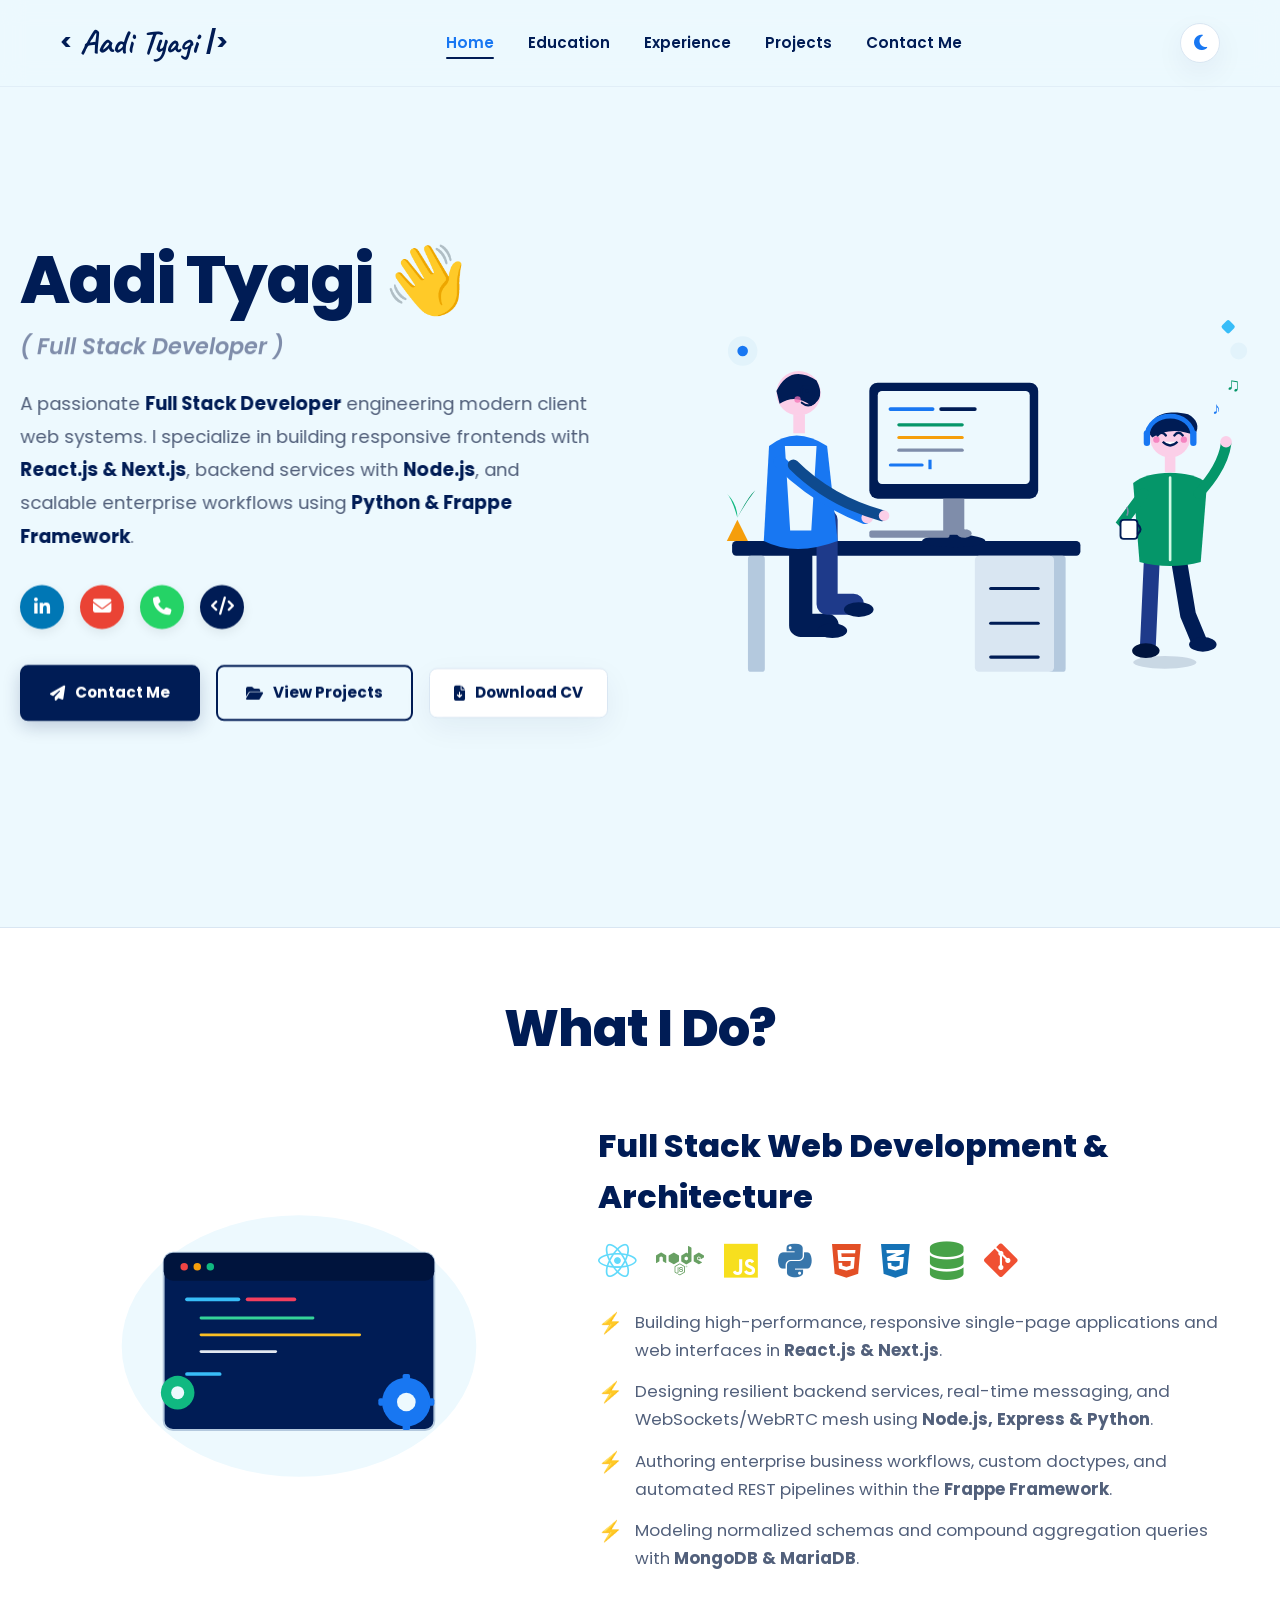
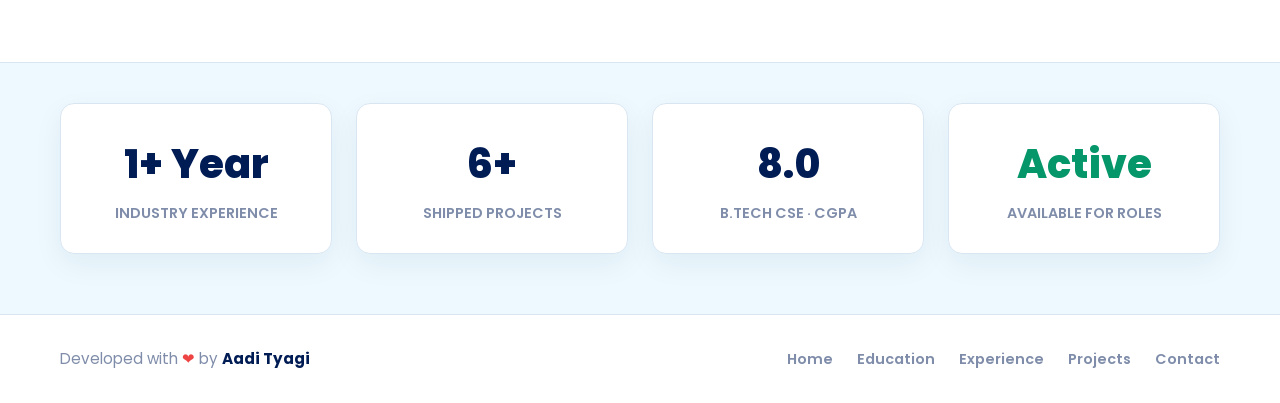
<file: index.html>
<!DOCTYPE html>
<html lang="en">
<head>
  <meta charset="UTF-8">
  <meta name="viewport" content="width=device-width, initial-scale=1.0">
  <meta name="description" content="Aadi Tyagi — Full Stack Developer at iSpecia Technologies. Building high-performance web applications with React, Next.js, Node.js & Frappe Framework.">
  <title>Aadi Tyagi | Full Stack Developer</title>

  <!-- Google Fonts: Poppins & Caveat (Signature Script) -->
  <link rel="preconnect" href="https://fonts.googleapis.com">
  <link rel="preconnect" href="https://fonts.gstatic.com" crossorigin>
  <link href="https://fonts.googleapis.com/css2?family=Caveat:wght@700&family=Poppins:wght@300;400;500;600;700;800;900&display=swap" rel="stylesheet">

  <!-- FontAwesome 6 Icons -->
  <link rel="stylesheet" href="https://cdnjs.cloudflare.com/ajax/libs/font-awesome/6.5.1/css/all.min.css">

  <link rel="stylesheet" href="style.css">
  <link rel="icon" href="data:image/svg+xml,<svg xmlns='http://www.w3.org/2000/svg' viewBox='0 0 100 100'><text y='.9em' font-size='90'>⚡</text></svg>">
</head>
<body>

  <!-- Unique Animated Page Loader (Home: Code Bracket Pulse) -->
  <div class="page-loader" id="pageLoader">
    <div class="loader-code">&lt; Aadi Tyagi /&gt;</div>
    <span class="loader-text">Loading Portfolio...</span>
  </div>

  <!-- Header Navigation -->
  <header class="header-nav" id="headerNav">
    <div class="nav-container">
      <a href="index.html" class="brand-signature">
        <span class="brand-code-bracket">&lt;</span>
        <span>Aadi Tyagi</span>
        <span class="brand-code-bracket">/&gt;</span>
      </a>

      <nav>
        <ul class="nav-menu">
          <li><a href="index.html" class="nav-link active">Home</a></li>
          <li><a href="education.html" class="nav-link">Education</a></li>
          <li><a href="experience.html" class="nav-link">Experience</a></li>
          <li><a href="projects.html" class="nav-link">Projects</a></li>
          <li><a href="contact.html" class="nav-link">Contact Me</a></li>
        </ul>
      </nav>

      <!-- Theme Switcher & Mobile Toggle -->
      <div class="nav-actions">
        <button class="theme-toggle-btn" aria-label="Toggle theme" title="Toggle Dark/Light Mode">
          <i class="fa-solid fa-moon theme-icon-moon"></i>
        </button>
        <button class="nav-toggle" id="navToggle" aria-label="Toggle navigation">
          <span></span><span></span><span></span>
        </button>
      </div>
    </div>
  </header>

  <!-- Mobile Drawer -->
  <div class="mobile-menu" id="mobileMenu">
    <a href="index.html" class="mobile-link active">Home</a>
    <a href="education.html" class="mobile-link">Education</a>
    <a href="experience.html" class="mobile-link">Experience</a>
    <a href="projects.html" class="mobile-link">Projects</a>
    <a href="contact.html" class="mobile-link">Contact Me</a>
  </div>

  <main>
    <!-- HERO SECTION (Ashutosh Split Style) -->
    <section class="page-section">
      <div class="container hero-split">
        
        <!-- Left: Text Greeting & Description -->
        <div class="hero-text-side">
          <h1 class="hero-greeting scroll-reveal-top">Aadi Tyagi <span class="wave-hand">👋</span></h1>
          <div class="hero-handle scroll-reveal-top delay-1">( Full Stack Developer )</div>
          
          <p class="hero-summary scroll-reveal-left delay-1">
            A passionate <strong>Full Stack Developer</strong> engineering modern client web systems. I specialize in building responsive frontends with <strong>React.js &amp; Next.js</strong>, backend services with <strong>Node.js</strong>, and scalable enterprise workflows using <strong>Python &amp; Frappe Framework</strong>.
          </p>

          <!-- Social Media Icons Row -->
          <div class="social-icons-row scroll-reveal-bottom delay-2">
            <a href="https://linkedin.com" target="_blank" rel="noopener" class="social-circle linkedin" title="LinkedIn">
              <i class="fa-brands fa-linkedin-in"></i>
            </a>
            <a href="mailto:aadityagi1232@gmail.com" class="social-circle email" title="Email Me">
              <i class="fa-solid fa-envelope"></i>
            </a>
            <a href="tel:7409084392" class="social-circle phone" title="Call Me">
              <i class="fa-solid fa-phone"></i>
            </a>
            <a href="contact.html" class="social-circle code" title="Get in Touch">
              <i class="fa-solid fa-code"></i>
            </a>
          </div>

          <!-- Action Buttons -->
          <div class="hero-btn-row scroll-reveal-bottom delay-3">
            <a href="contact.html" class="btn-ashutosh">
              <i class="fa-solid fa-paper-plane"></i> Contact Me
            </a>
            <a href="projects.html" class="btn-ashutosh-outline">
              <i class="fa-solid fa-folder-open"></i> View Projects
            </a>
            <a href="Aadi Resume N.pdf" download="Aadi_Tyagi_Resume.pdf" class="btn-ashutosh-download" title="Download Official Resume PDF">
              <i class="fa-solid fa-file-arrow-down"></i> Download CV
            </a>
          </div>
        </div>

        <!-- Right: Clean Developer Vector Illustration with 2 Expressive Cartoon Characters -->
        <div class="hero-art-side scroll-reveal-forward delay-1">
          <div class="illustration-wrap">
            <svg viewBox="0 0 520 420" fill="none" xmlns="http://www.w3.org/2000/svg" style="width: 100%; height: auto;">
              <!-- Desk Surface & Architecture -->
              <rect x="20" y="270" width="330" height="14" rx="4" fill="#001C55"/>
              <rect x="35" y="284" width="16" height="110" rx="3" fill="#B4C9DE"/>
              <rect x="320" y="284" width="16" height="110" rx="3" fill="#B4C9DE"/>
              
              <!-- Drawers Unit -->
              <rect x="250" y="284" width="75" height="110" rx="4" fill="#D9E6F2"/>
              <line x1="265" y1="315" x2="310" y2="315" stroke="#001C55" stroke-width="3" stroke-linecap="round"/>
              <line x1="265" y1="348" x2="310" y2="348" stroke="#001C55" stroke-width="3" stroke-linecap="round"/>
              <line x1="265" y1="380" x2="310" y2="380" stroke="#001C55" stroke-width="3" stroke-linecap="round"/>

              <!-- Computer Monitor with Glow -->
              <rect x="150" y="120" width="160" height="110" rx="8" fill="#001C55"/>
              <rect x="158" y="128" width="144" height="88" rx="4" fill="#EDF9FE" class="screen-glow-bg"/>
              <rect x="220" y="230" width="20" height="40" fill="#7F8DAA"/>
              <ellipse cx="230" cy="270" rx="30" ry="6" fill="#001C55"/>
              
              <!-- Code Lines on Monitor Screen with Blinking Cursor -->
              <g class="typing-code-lines">
                <line x1="170" y1="145" x2="210" y2="145" stroke="#1877F2" stroke-width="3.5" stroke-linecap="round" class="dev-line line-1"/>
                <line x1="218" y1="145" x2="250" y2="145" stroke="#001C55" stroke-width="3.5" stroke-linecap="round" class="dev-line line-2"/>
                <line x1="178" y1="160" x2="250" y2="160" stroke="#059669" stroke-width="3" stroke-linecap="round" class="dev-line line-3"/>
                <line x1="178" y1="172" x2="280" y2="172" stroke="#F59E0B" stroke-width="3" stroke-linecap="round" class="dev-line line-4"/>
                <line x1="178" y1="184" x2="240" y2="184" stroke="#7F8DAA" stroke-width="3" stroke-linecap="round" class="dev-line line-5"/>
                <line x1="170" y1="198" x2="200" y2="198" stroke="#1877F2" stroke-width="3" stroke-linecap="round" class="dev-line line-6"/>
                <rect x="206" y="193" width="3" height="9" fill="#1877F2" class="dev-code-cursor"/>
              </g>

              <!-- Keyboard & Mouse -->
              <rect x="150" y="260" width="76" height="7" rx="2" fill="#7F8DAA"/>
              <ellipse cx="240" cy="263" rx="7" ry="4" fill="#7F8DAA"/>

              <!-- ========================================================
                   CARTOON 1: DEVELOPER SITTING & WORKING AT DESK
                   ======================================================== -->
              <!-- Legs -->
              <path d="M85 250 L85 350 L110 350" stroke="#001C55" stroke-width="22" stroke-linecap="round" stroke-linejoin="round"/>
              <path d="M110 250 L110 330 L135 330" stroke="#1E3A8A" stroke-width="20" stroke-linecap="round" stroke-linejoin="round"/>
              <!-- Shoes -->
              <ellipse cx="115" cy="355" rx="14" ry="7" fill="#001C55"/>
              <ellipse cx="140" cy="335" rx="14" ry="7" fill="#001C55"/>
              
              <!-- Body / Jacket -->
              <path d="M55 180 Q80 160 110 180 L120 270 Q80 285 50 270 Z" fill="#1877F2"/>
              <path d="M70 180 L75 260 L95 260 L100 180 Z" fill="#EDF9FE"/>

              <!-- Left Arm (Typing rapidly on keyboard) -->
              <g class="anim-typing-left">
                <path d="M65 195 Q100 230 146 248" stroke="#1877F2" stroke-width="12" stroke-linecap="round"/>
                <circle cx="148" cy="248" r="5.5" fill="#FBCFE8"/>
              </g>

              <!-- Right Arm (Typing alternating rhythm) -->
              <g class="anim-typing-right">
                <path d="M78 198 Q112 232 162 246" stroke="#0E4A8E" stroke-width="10.5" stroke-linecap="round"/>
                <circle cx="164" cy="246" r="5" fill="#FBCFE8"/>
              </g>

              <!-- Head & Fully Visible Cute Face -->
              <g class="anim-dev-head">
                <rect x="78" y="150" width="11" height="18" fill="#FBCFE8"/>
                <circle cx="83" cy="130" r="21" fill="#FBCFE8"/>
                <!-- Hair -->
                <path d="M62 128 Q75 102 100 118 Q109 135 95 142 Q80 130 65 140 Z" fill="#001C55"/>
                <!-- Glasses -->
                <rect x="86" y="124" width="11" height="9" rx="2" fill="none" stroke="#001C55" stroke-width="2"/>
                <circle cx="91" cy="128" r="1.8" fill="#001C55"/>
                <!-- Smile & Blush -->
                <path d="M86 139 Q92 144 98 139" stroke="#001C55" stroke-width="2" stroke-linecap="round" fill="none"/>
                <circle cx="82" cy="136" r="3" fill="#F472B6" opacity="0.75"/>
              </g>
              
              <!-- Potted Plant on Desk -->
              <path d="M25 250 L35 270 L15 270 Z" fill="#F59E0B"/>
              <path d="M25 248 Q20 230 15 225 Q25 235 25 248 Z" fill="#10B981"/>
              <path d="M25 248 Q35 228 42 222 Q32 235 25 248 Z" fill="#059669"/>

              <!-- ========================================================
                   CARTOON 2: DANCING & ENJOYING FRIEND WITH HEADPHONES
                   ======================================================== -->
              <g class="anim-dancing-cartoon">
                <!-- Ground Contact Shadow -->
                <ellipse cx="430" cy="385" rx="30" ry="6" fill="rgba(0, 28, 85, 0.15)"/>

                <!-- Dancing Legs (tapping foot rhythm) -->
                <path d="M418 280 L414 368" stroke="#1E3A8A" stroke-width="15" stroke-linecap="round"/>
                <path d="M442 280 L452 340 L462 364" stroke="#001C55" stroke-width="15" stroke-linecap="round" stroke-linejoin="round"/>
                <!-- Sneakers -->
                <ellipse cx="412" cy="374" rx="13" ry="7" fill="#00143D"/>
                <ellipse cx="466" cy="368" rx="13" ry="7" fill="#001C55"/>

                <!-- Emerald Green Hoodie Torso -->
                <path d="M400 215 C415 202 455 202 470 215 L464 290 C446 295 424 295 406 290 Z" fill="#059669"/>
                <line x1="435" y1="210" x2="435" y2="288" stroke="#D1FAE5" stroke-width="2.5" stroke-linecap="round"/>

                <!-- Left Arm holding warm coffee mug -->
                <path d="M410 225 L390 252 L400 262" stroke="#059669" stroke-width="10" stroke-linecap="round"/>
                <rect x="388" y="250" width="16" height="18" rx="3" fill="#FFFFFF" stroke="#001C55" stroke-width="1.8"/>
                <path d="M404 254 Q410 259 404 264" stroke="#001C55" stroke-width="2" fill="none"/>
                <!-- Steam -->
                <path d="M394 246 Q396 242 394 238" stroke="#7F8DAA" stroke-width="1.5" fill="none"/>

                <!-- Right Arm raised dancing in rhythm -->
                <g class="anim-dance-arms">
                  <path d="M462 225 Q485 200 488 178" stroke="#059669" stroke-width="10" stroke-linecap="round"/>
                  <circle cx="488" cy="176" r="5.5" fill="#FBCFE8"/>
                </g>

                <!-- Head & FULLY VISIBLE HAPPY FACE WITH HEADPHONES -->
                <rect x="430" y="190" width="10" height="15" fill="#FBCFE8"/>
                <circle cx="435" cy="172" r="19" fill="#FBCFE8"/>
                <!-- Hair -->
                <path d="M415 168 C415 148 435 146 452 150 C460 154 464 162 458 170 C445 164 430 164 418 172 Z" fill="#001C55"/>
                <!-- Wireless Headphones -->
                <path d="M413 172 C413 145 457 145 457 172" stroke="#1877F2" stroke-width="4.5" fill="none"/>
                <rect x="410" y="165" width="6" height="15" rx="3" fill="#1877F2"/>
                <rect x="454" y="165" width="6" height="15" rx="3" fill="#1877F2"/>
                <!-- Happy closed singing/grooving eyes (^ ^) -->
                <path d="M423 170 Q427 165 431 170" stroke="#001C55" stroke-width="2.2" fill="none" stroke-linecap="round"/>
                <path d="M439 170 Q443 165 447 170" stroke="#001C55" stroke-width="2.2" fill="none" stroke-linecap="round"/>
                <!-- Joyful open smile -->
                <path d="M428 176 Q435 183 442 176" stroke="#001C55" stroke-width="2.2" fill="#FFFFFF"/>
                <!-- Pink blush cheeks -->
                <circle cx="422" cy="174" r="3" fill="#F472B6" opacity="0.8"/>
                <circle cx="448" cy="174" r="3" fill="#F472B6" opacity="0.8"/>

                <!-- Floating Music Notes -->
                <text x="475" y="150" fill="#1877F2" font-size="16" font-weight="bold" class="anim-music-note">♪</text>
                <text x="488" y="128" fill="#059669" font-size="18" font-weight="bold" class="anim-music-note delay-1">♫</text>
              </g>

              <!-- Ambient Floating Tech Elements -->
              <circle cx="30" cy="90" r="14" fill="#E2F3FB"/>
              <circle cx="30" cy="90" r="5" fill="#1877F2"/>
              <circle cx="500" cy="90" r="8" fill="#E2F3FB"/>
              <rect x="490" y="60" width="10" height="10" rx="2" transform="rotate(45 490 60)" fill="#38BDF8"/>
            </svg>
          </div>
        </div>

      </div>
    </section>

    <!-- WHAT I DO SECTION (Ashutosh Hathidara Style) -->
    <section class="page-section" style="background: var(--bg-card); border-top: 1px solid var(--border-card); border-bottom: 1px solid var(--border-card);">
      <div class="container">
        <h2 class="section-heading-center scroll-reveal-top">What I Do?</h2>

        <div class="what-i-do-grid">
          <!-- Left: Development Illustration -->
          <div class="wid-art scroll-reveal-left delay-1">
            <svg viewBox="0 0 450 360" fill="none" xmlns="http://www.w3.org/2000/svg" style="max-width: 420px; width: 100%; height: auto;">
              <!-- Background Cloud / Hexagon Bubble -->
              <ellipse cx="225" cy="180" rx="190" ry="140" fill="#EDF9FE"/>
              <!-- Code Window -->
              <rect x="80" y="80" width="290" height="190" rx="10" fill="#001C55" stroke="#B4C9DE" stroke-width="2"/>
              <rect x="80" y="80" width="290" height="30" rx="10" fill="#00143D"/>
              <circle cx="102" cy="95" r="4" fill="#EF4444"/>
              <circle cx="116" cy="95" r="4" fill="#F59E0B"/>
              <circle cx="130" cy="95" r="4" fill="#10B981"/>
              
              <!-- Code Text lines -->
              <line x1="105" y1="130" x2="160" y2="130" stroke="#38BDF8" stroke-width="4" stroke-linecap="round"/>
              <line x1="170" y1="130" x2="220" y2="130" stroke="#F43F5E" stroke-width="4" stroke-linecap="round"/>
              <line x1="120" y1="150" x2="240" y2="150" stroke="#34D399" stroke-width="3" stroke-linecap="round"/>
              <line x1="120" y1="168" x2="290" y2="168" stroke="#FBBF24" stroke-width="3" stroke-linecap="round"/>
              <line x1="120" y1="186" x2="200" y2="186" stroke="#E2E8F0" stroke-width="3" stroke-linecap="round"/>
              <line x1="105" y1="210" x2="140" y2="210" stroke="#38BDF8" stroke-width="4" stroke-linecap="round"/>

              <!-- Animated Gear & Connection nodes -->
              <g class="spin-slow-gear">
                <circle cx="340" cy="240" r="26" fill="#1877F2"/>
                <circle cx="340" cy="240" r="10" fill="#EDF9FE"/>
                <!-- gear cogs -->
                <rect x="336" y="210" width="8" height="6" rx="2" fill="#1877F2"/>
                <rect x="336" y="264" width="8" height="6" rx="2" fill="#1877F2"/>
                <rect x="310" y="236" width="6" height="8" rx="2" fill="#1877F2"/>
                <rect x="364" y="236" width="6" height="8" rx="2" fill="#1877F2"/>
              </g>
              <g class="pulse-node">
                <circle cx="95" cy="230" r="18" fill="#10B981"/>
                <circle cx="95" cy="230" r="7" fill="#EDF9FE"/>
              </g>
            </svg>
          </div>

          <!-- Right: Skills and Bullets -->
          <div class="wid-content scroll-reveal-right delay-1">
            <h3 class="wid-title scroll-reveal-top delay-1">Full Stack Web Development &amp; Architecture</h3>

            <!-- Tech Icons Row -->
            <div class="tech-icons-row scroll-reveal-forward delay-2" title="Core Technologies">
              <i class="fa-brands fa-react tech-icon-item" title="React.js" style="color: #61DAFB;"></i>
              <i class="fa-brands fa-node tech-icon-item" title="Node.js" style="color: #68A063;"></i>
              <i class="fa-brands fa-js tech-icon-item" title="JavaScript ES6+" style="color: #F7DF1E;"></i>
              <i class="fa-brands fa-python tech-icon-item" title="Python" style="color: #3776AB;"></i>
              <i class="fa-brands fa-html5 tech-icon-item" title="HTML5" style="color: #E34F26;"></i>
              <i class="fa-brands fa-css3-alt tech-icon-item" title="CSS3" style="color: #1572B6;"></i>
              <i class="fa-solid fa-database tech-icon-item" title="MongoDB & SQL" style="color: #47A248;"></i>
              <i class="fa-brands fa-git-alt tech-icon-item" title="Git" style="color: #F05032;"></i>
            </div>

            <!-- Bullet Points -->
            <div class="wid-bullets">
              <div class="wid-bullet scroll-reveal-bottom delay-1">
                <span class="bullet-emoji">⚡</span>
                <span>Building high-performance, responsive single-page applications and web interfaces in <strong>React.js &amp; Next.js</strong>.</span>
              </div>
              <div class="wid-bullet scroll-reveal-bottom delay-2">
                <span class="bullet-emoji">⚡</span>
                <span>Designing resilient backend services, real-time messaging, and WebSockets/WebRTC mesh using <strong>Node.js, Express &amp; Python</strong>.</span>
              </div>
              <div class="wid-bullet scroll-reveal-bottom delay-3">
                <span class="bullet-emoji">⚡</span>
                <span>Authoring enterprise business workflows, custom doctypes, and automated REST pipelines within the <strong>Frappe Framework</strong>.</span>
              </div>
              <div class="wid-bullet scroll-reveal-bottom delay-4">
                <span class="bullet-emoji">⚡</span>
                <span>Modeling normalized schemas and compound aggregation queries with <strong>MongoDB &amp; MariaDB</strong>.</span>
              </div>
            </div>
          </div>
        </div>
      </div>
    </section>

    <!-- METRICS STRIP -->
    <section class="page-section" style="padding: 40px 0 60px;">
      <div class="container">
        <div style="display: grid; grid-template-columns: repeat(auto-fit, minmax(220px, 1fr)); gap: 24px; text-align: center;">
          <div class="scroll-reveal-left delay-1" style="background: var(--bg-card); border: 1px solid var(--border-card); border-radius: var(--r-md); padding: 28px 20px; box-shadow: var(--shadow-card);">
            <div style="font-size: 2.5rem; font-weight: 800; color: var(--text-dark);">1+ Year</div>
            <div style="font-size: 0.9rem; font-weight: 600; color: var(--text-muted); text-transform: uppercase; margin-top: 6px;">Industry Experience</div>
          </div>
          <div class="scroll-reveal-forward delay-2" style="background: var(--bg-card); border: 1px solid var(--border-card); border-radius: var(--r-md); padding: 28px 20px; box-shadow: var(--shadow-card);">
            <div style="font-size: 2.5rem; font-weight: 800; color: var(--text-dark);">6+</div>
            <div style="font-size: 0.9rem; font-weight: 600; color: var(--text-muted); text-transform: uppercase; margin-top: 6px;">Shipped Projects</div>
          </div>
          <div class="scroll-reveal-back delay-3" style="background: var(--bg-card); border: 1px solid var(--border-card); border-radius: var(--r-md); padding: 28px 20px; box-shadow: var(--shadow-card);">
            <div style="font-size: 2.5rem; font-weight: 800; color: var(--text-dark);">8.0</div>
            <div style="font-size: 0.9rem; font-weight: 600; color: var(--text-muted); text-transform: uppercase; margin-top: 6px;">B.Tech CSE &middot; CGPA</div>
          </div>
          <div class="scroll-reveal-right delay-4" style="background: var(--bg-card); border: 1px solid var(--border-card); border-radius: var(--r-md); padding: 28px 20px; box-shadow: var(--shadow-card);">
            <div style="font-size: 2.5rem; font-weight: 800; color: #059669;">Active</div>
            <div style="font-size: 0.9rem; font-weight: 600; color: var(--text-muted); text-transform: uppercase; margin-top: 6px;">Available For Roles</div>
          </div>
        </div>
      </div>
    </section>
  </main>

  <!-- Master Footer -->
  <footer class="master-footer">
    <div class="container footer-inner">
      <div class="footer-author">
        Developed with <span style="color: #ef4444;">❤</span> by <strong>Aadi Tyagi</strong>
      </div>
      <div class="footer-links">
        <a href="index.html" class="footer-link">Home</a>
        <a href="education.html" class="footer-link">Education</a>
        <a href="experience.html" class="footer-link">Experience</a>
        <a href="projects.html" class="footer-link">Projects</a>
        <a href="contact.html" class="footer-link">Contact</a>
      </div>
    </div>
  </footer>

  <script src="script.js"></script>
</body>
</html>
</file>
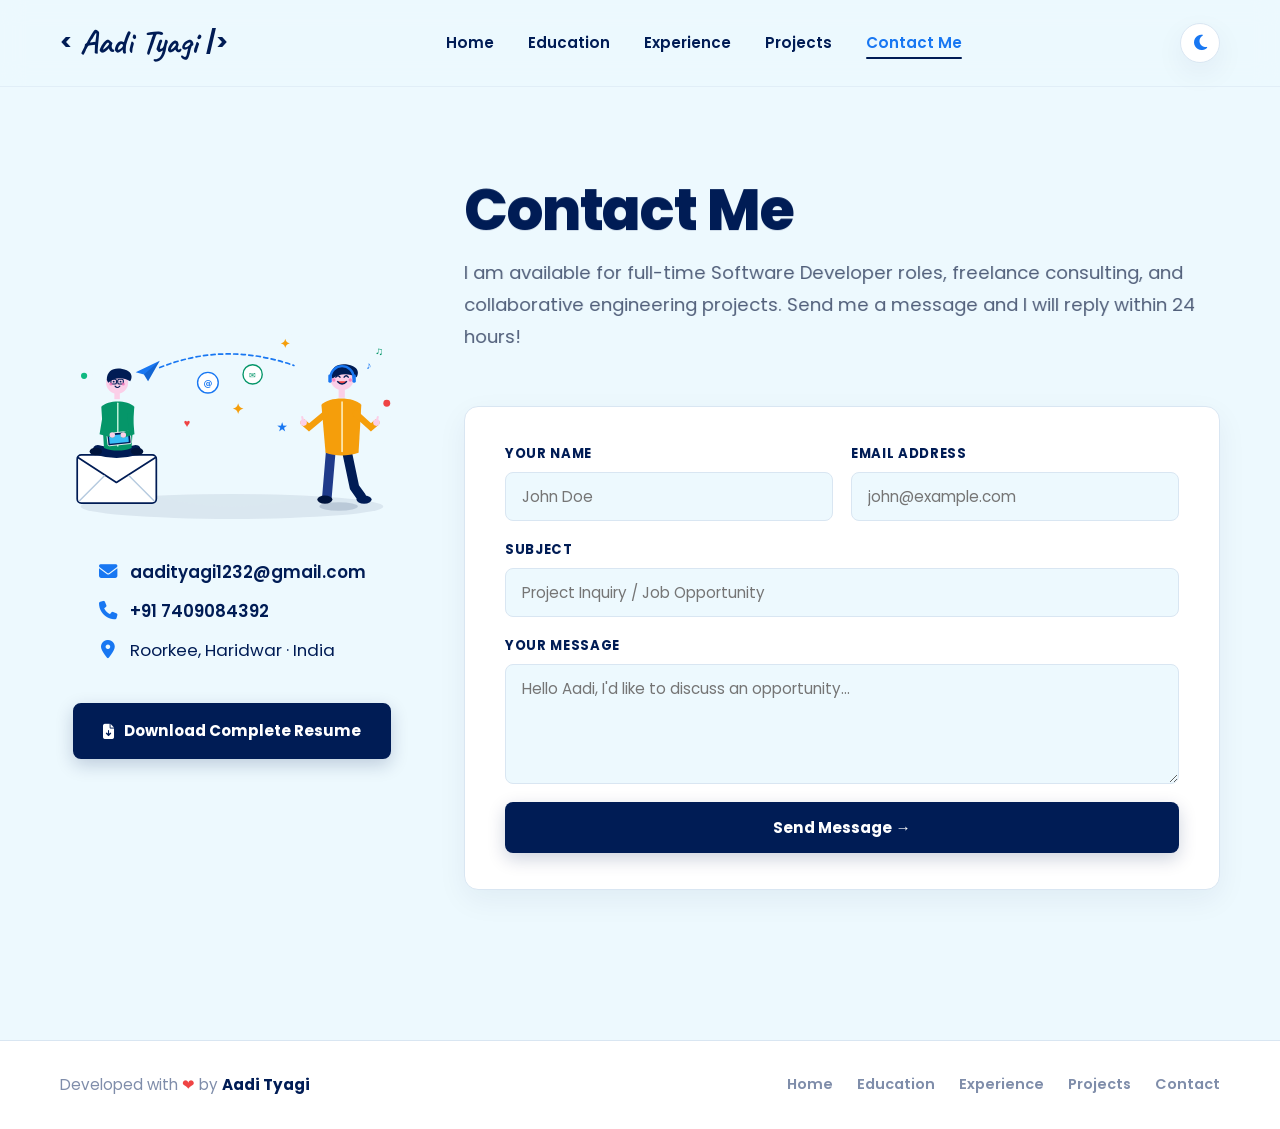
<file: contact.html>
<!DOCTYPE html>
<html lang="en">
<head>
  <meta charset="UTF-8">
  <meta name="viewport" content="width=device-width, initial-scale=1.0">
  <meta name="description" content="Contact Aadi Tyagi — Full Stack Developer. Reach out for software engineering roles and consulting.">
  <title>Contact Me | Aadi Tyagi</title>

  <!-- Google Fonts: Poppins & Caveat -->
  <link rel="preconnect" href="https://fonts.googleapis.com">
  <link rel="preconnect" href="https://fonts.gstatic.com" crossorigin>
  <link href="https://fonts.googleapis.com/css2?family=Caveat:wght@700&family=Poppins:wght@300;400;500;600;700;800;900&display=swap" rel="stylesheet">

  <!-- FontAwesome 6 Icons -->
  <link rel="stylesheet" href="https://cdnjs.cloudflare.com/ajax/libs/font-awesome/6.5.1/css/all.min.css">

  <link rel="stylesheet" href="style.css">
  <link rel="icon" href="data:image/svg+xml,<svg xmlns='http://www.w3.org/2000/svg' viewBox='0 0 100 100'><text y='.9em' font-size='90'>📬</text></svg>">
</head>
<body>

  <!-- Unique Animated Page Loader (Contact: Flying Plane) -->
  <div class="page-loader" id="pageLoader">
    <i class="fa-solid fa-paper-plane loader-contact"></i>
    <span class="loader-text">Loading Contact Portal...</span>
  </div>

  <!-- Header Navigation -->
  <header class="header-nav" id="headerNav">
    <div class="nav-container">
      <a href="index.html" class="brand-signature">
        <span class="brand-code-bracket">&lt;</span>
        <span>Aadi Tyagi</span>
        <span class="brand-code-bracket">/&gt;</span>
      </a>

      <nav>
        <ul class="nav-menu">
          <li><a href="index.html" class="nav-link">Home</a></li>
          <li><a href="education.html" class="nav-link">Education</a></li>
          <li><a href="experience.html" class="nav-link">Experience</a></li>
          <li><a href="projects.html" class="nav-link">Projects</a></li>
          <li><a href="contact.html" class="nav-link active">Contact Me</a></li>
        </ul>
      </nav>

      <!-- Theme Switcher & Mobile Toggle -->
      <div class="nav-actions">
        <button class="theme-toggle-btn" aria-label="Toggle theme" title="Toggle Dark/Light Mode">
          <i class="fa-solid fa-moon theme-icon-moon"></i>
        </button>
        <button class="nav-toggle" id="navToggle" aria-label="Toggle navigation">
          <span></span><span></span><span></span>
        </button>
      </div>
    </div>
  </header>

  <!-- Mobile Drawer -->
  <div class="mobile-menu" id="mobileMenu">
    <a href="index.html" class="mobile-link">Home</a>
    <a href="education.html" class="mobile-link">Education</a>
    <a href="experience.html" class="mobile-link">Experience</a>
    <a href="projects.html" class="mobile-link">Projects</a>
    <a href="contact.html" class="mobile-link active">Contact Me</a>
  </div>

  <main class="page-section">
    <div class="container">
      
      <!-- Contact Split Page (Ashutosh Style) -->
      <div class="contact-split-page">
        
        <!-- Left: 2 Expressive Cartoon Characters (Messenger Friend & Dancing Friend) -->
        <div class="contact-avatar-side scroll-reveal-left">
          <div class="illustration-wrap" style="max-width: 480px; margin-bottom: 24px;">
            <svg viewBox="0 0 500 320" fill="none" xmlns="http://www.w3.org/2000/svg" style="width: 100%; height: auto;">
              <!-- Background Glow Circle -->
              <ellipse cx="250" cy="160" rx="230" ry="130" fill="#EDF9FE"/>
              <ellipse cx="250" cy="290" rx="220" ry="18" fill="rgba(0, 28, 85, 0.08)"/>

              <!-- ========================================================
                   CARTOON 1 (LEFT): MESSENGER FRIEND ON GIANT ENVELOPE
                   ======================================================== -->
              <!-- Giant Mail Envelope -->
              <rect x="25" y="215" width="115" height="70" rx="6" fill="#FFFFFF" stroke="#001C55" stroke-width="2.5"/>
              <path d="M25 218 L82 255 L140 218" stroke="#001C55" stroke-width="2.5" fill="none" stroke-linejoin="round"/>
              <line x1="28" y1="282" x2="65" y2="245" stroke="#B4C9DE" stroke-width="2"/>
              <line x1="137" y1="282" x2="100" y2="245" stroke="#B4C9DE" stroke-width="2"/>

              <!-- Messenger Character Sitting on Envelope with Laptop -->
              <g class="new-standing-cartoon">
                <!-- Folded legs -->
                <path d="M55 208 Q82 216 110 208" stroke="#001C55" stroke-width="15" stroke-linecap="round"/>
                <ellipse cx="52" cy="210" rx="9" ry="5.5" fill="#00143D"/>
                <ellipse cx="112" cy="210" rx="9" ry="5.5" fill="#00143D"/>

                <!-- Emerald Hoodie Torso -->
                <path d="M60 145 C70 135 98 135 108 145 L104 205 C92 210 76 210 64 205 Z" fill="#059669"/>
                <line x1="84" y1="140" x2="84" y2="202" stroke="#D1FAE5" stroke-width="2" stroke-linecap="round"/>

                <!-- Mini Laptop -->
                <rect x="68" y="184" width="34" height="18" rx="2" fill="#001C55" stroke="#FFFFFF" stroke-width="1.2" transform="rotate(-6 68 184)"/>
                <rect x="71" y="187" width="28" height="12" rx="1" fill="#38BDF8" transform="rotate(-6 71 187)"/>

                <!-- Typing Arms -->
                <g class="anim-typing-left">
                  <path d="M66 158 L62 182 L76 186" stroke="#059669" stroke-width="8" stroke-linecap="round"/>
                  <circle cx="76" cy="186" r="4" fill="#FBCFE8"/>
                </g>
                <g class="anim-typing-right">
                  <path d="M102 158 L104 182 L92 186" stroke="#059669" stroke-width="8" stroke-linecap="round"/>
                  <circle cx="92" cy="186" r="4" fill="#FBCFE8"/>
                </g>

                <!-- Head & FULLY VISIBLE SMILING FACE WITH GLASSES -->
                <rect x="79" y="122" width="8" height="12" fill="#FBCFE8"/>
                <circle cx="83" cy="110" r="16" fill="#FBCFE8"/>
                <!-- Hair -->
                <path d="M68 106 C68 90 82 86 97 92 C104 95 106 102 102 108 C92 102 80 102 70 110 Z" fill="#001C55"/>
                <!-- Glasses -->
                <rect x="74" y="105" width="8" height="7" rx="2" fill="none" stroke="#001C55" stroke-width="1.6"/>
                <rect x="84" y="105" width="8" height="7" rx="2" fill="none" stroke="#001C55" stroke-width="1.6"/>
                <line x1="82" y1="108" x2="84" y2="108" stroke="#001C55" stroke-width="1.6"/>
                <!-- Eyes & Smile -->
                <circle cx="78" cy="108.5" r="1.4" fill="#001C55"/>
                <circle cx="88" cy="108.5" r="1.4" fill="#001C55"/>
                <path d="M80 115 Q83 119 87 115" stroke="#001C55" stroke-width="1.6" stroke-linecap="round" fill="none"/>
                <circle cx="74" cy="112" r="2.2" fill="#F472B6" opacity="0.8"/>
                <circle cx="92" cy="112" r="2.2" fill="#F472B6" opacity="0.8"/>
              </g>

              <!-- Flying Paper Airplane from Envelope -->
              <g class="anim-celebrate-jump">
                <path d="M110 95 L145 78 L128 108 L122 98 Z" fill="#1877F2"/>
                <path d="M122 98 L145 78 L128 108 Z" fill="#001C55" opacity="0.2"/>
              </g>

              <!-- Floating Connection Elements Between Characters -->
              <path d="M145 88 Q240 50 340 85" stroke="#1877F2" stroke-width="2.5" stroke-dasharray="6,5" stroke-linecap="round" fill="none"/>
              <g class="anim-celebrate-jump">
                <circle cx="215" cy="110" r="15" fill="#FFFFFF" stroke="#1877F2" stroke-width="2"/>
                <text x="215" y="115" fill="#1877F2" font-family="'Plus Jakarta Sans', system-ui, sans-serif" font-size="13" font-weight="800" text-anchor="middle">@</text>
              </g>
              <g class="anim-dance-arms">
                <circle cx="280" cy="98" r="14" fill="#FFFFFF" stroke="#059669" stroke-width="2"/>
                <text x="280" y="103" fill="#059669" font-size="12" text-anchor="middle">✉</text>
              </g>
              <text x="250" y="155" fill="#F59E0B" font-size="20" font-weight="bold">✦</text>
              <text x="180" y="175" fill="#EF4444" font-size="16">♥</text>
              <text x="315" y="180" fill="#1877F2" font-size="16" font-weight="bold">★</text>

              <!-- ========================================================
                   CARTOON 2 (RIGHT): DANCING & CELEBRATING FRIEND (DOUBLE THUMBS UP)
                   ======================================================== -->
              <g class="anim-dancing-cartoon">
                <!-- Ground Contact Shadow -->
                <ellipse cx="405" cy="290" rx="28" ry="6" fill="rgba(0, 28, 85, 0.15)"/>

                <!-- Dancing Legs (tapping foot rhythm) -->
                <path d="M394 205 L388 276" stroke="#1E3A8A" stroke-width="14" stroke-linecap="round"/>
                <path d="M416 205 L428 262 L438 276" stroke="#001C55" stroke-width="14" stroke-linecap="round" stroke-linejoin="round"/>
                <ellipse cx="385" cy="280" rx="11" ry="6" fill="#00143D"/>
                <ellipse cx="442" cy="280" rx="11" ry="6" fill="#001C55"/>

                <!-- Amber/Orange Celebration Hoodie -->
                <path d="M380 142 C392 130 426 130 438 142 L434 212 C418 217 400 217 386 212 Z" fill="#F59E0B"/>
                <line x1="410" y1="138" x2="410" y2="210" stroke="#FEF3C7" stroke-width="2.2" stroke-linecap="round"/>

                <!-- Double Thumbs Up Dancing Arms -->
                <g class="anim-dance-arms">
                  <!-- Left arm thumbs up -->
                  <path d="M386 155 L362 175 L354 168" stroke="#F59E0B" stroke-width="9" stroke-linecap="round"/>
                  <circle cx="354" cy="168" r="4.8" fill="#FBCFE8"/>
                  <path d="M354 167 L352 160" stroke="#FBCFE8" stroke-width="3" stroke-linecap="round"/>
                  <!-- Right arm thumbs up -->
                  <path d="M430 155 L452 175 L460 168" stroke="#F59E0B" stroke-width="9" stroke-linecap="round"/>
                  <circle cx="460" cy="168" r="4.8" fill="#FBCFE8"/>
                  <path d="M460 167 L462 160" stroke="#FBCFE8" stroke-width="3" stroke-linecap="round"/>
                </g>

                <!-- Head & FULLY VISIBLE JOYFUL FACE WITH HEADPHONES -->
                <rect x="405" y="118" width="9" height="14" fill="#FBCFE8"/>
                <circle cx="410" cy="104" r="17" fill="#FBCFE8"/>
                <!-- Hair -->
                <path d="M394 100 C394 84 410 80 426 86 C433 89 435 96 431 102 C420 96 406 96 396 104 Z" fill="#001C55"/>
                <!-- Wireless Headphones -->
                <path d="M393 104 C393 80 427 80 427 104" stroke="#1877F2" stroke-width="3.5" fill="none"/>
                <rect x="390" y="98" width="5" height="12" rx="2" fill="#1877F2"/>
                <rect x="425" y="98" width="5" height="12" rx="2" fill="#1877F2"/>
                <!-- Happy Singing/Grooving Eyes (^ ^) -->
                <path d="M401 102 Q404 98 407 102" stroke="#001C55" stroke-width="2" fill="none" stroke-linecap="round"/>
                <path d="M413 102 Q416 98 419 102" stroke="#001C55" stroke-width="2" fill="none" stroke-linecap="round"/>
                <!-- Big Open Joyful Smile -->
                <path d="M403 108 Q410 116 417 108" stroke="#001C55" stroke-width="2" fill="#EF4444"/>
                <circle cx="398" cy="106" r="2.5" fill="#F472B6" opacity="0.8"/>
                <circle cx="422" cy="106" r="2.5" fill="#F472B6" opacity="0.8"/>

                <!-- Floating Music Notes -->
                <text x="445" y="90" fill="#1877F2" font-size="15" font-weight="bold" class="anim-music-note">♪</text>
                <text x="458" y="70" fill="#059669" font-size="16" font-weight="bold" class="anim-music-note delay-1">♫</text>
              </g>

              <!-- Ambient Floating Tech Elements -->
              <text x="320" y="60" fill="#F59E0B" font-size="18" font-weight="bold">✦</text>
              <circle cx="35" cy="100" r="4.5" fill="#10B981"/>
              <circle cx="475" cy="140" r="5" fill="#EF4444"/>
            </svg>
          </div>

          <!-- Direct Info List -->
          <div class="direct-info-list scroll-reveal-bottom delay-1">
            <div class="direct-info-item">
              <i class="fa-solid fa-envelope"></i>
              <a href="mailto:aadityagi1232@gmail.com">aadityagi1232@gmail.com</a>
            </div>
            <div class="direct-info-item">
              <i class="fa-solid fa-phone"></i>
              <a href="tel:7409084392">+91 7409084392</a>
            </div>
            <div class="direct-info-item">
              <i class="fa-solid fa-location-dot"></i>
              <span>Roorkee, Haridwar &middot; India</span>
            </div>
          </div>

          <!-- Resume Download Button -->
          <a href="Aadi%20Resume%20N.pdf" download="Aadi Resume N.pdf" target="_blank" class="btn-ashutosh scroll-reveal-forward delay-2" style="margin-top: 16px;">
            <i class="fa-solid fa-file-arrow-down"></i> Download Complete Resume
          </a>
        </div>

        <!-- Right: Text & Interactive Form -->
        <div class="contact-info-side">
          <h1 class="page-main-title scroll-reveal-top">Contact Me</h1>
          <p class="page-desc scroll-reveal-right delay-1" style="font-size: 1.15rem;">
            I am available for full-time Software Developer roles, freelance consulting, and collaborative engineering projects. Send me a message and I will reply within 24 hours!
          </p>

          <!-- Interactive Message Form Card -->
          <div class="contact-form-card scroll-reveal-bottom delay-2">
            <form id="contactForm" action="https://formsubmit.co/aadityagi1232@gmail.com" method="POST">
              <input type="hidden" name="_subject" value="New Portfolio Message for Aadi Tyagi">
              <input type="hidden" name="_captcha" value="false">
              <input type="hidden" name="_template" value="table">
              
              <div class="form-group-row">
                <div class="form-group">
                  <label for="name">Your Name</label>
                  <input type="text" id="name" name="name" placeholder="John Doe" required>
                </div>
                <div class="form-group">
                  <label for="email">Email Address</label>
                  <input type="email" id="email" name="email" placeholder="john@example.com" required>
                </div>
              </div>

              <div class="form-group">
                <label for="subject">Subject</label>
                <input type="text" id="subject" name="subject" placeholder="Project Inquiry / Job Opportunity" required>
              </div>

              <div class="form-group">
                <label for="message">Your Message</label>
                <textarea id="message" name="message" placeholder="Hello Aadi, I'd like to discuss an opportunity..." required></textarea>
              </div>

              <button type="submit" class="btn-submit-contact" id="submitBtn">
                Send Message &rarr;
              </button>

              <div class="form-success-box" id="formSuccess">
                ✓ Thank you! Your message has been sent directly to aadityagi1232@gmail.com.
              </div>
            </form>
          </div>
        </div>

      </div>

    </div>
  </main>

  <!-- Master Footer -->
  <footer class="master-footer">
    <div class="container footer-inner">
      <div class="footer-author">
        Developed with <span style="color: #ef4444;">❤</span> by <strong>Aadi Tyagi</strong>
      </div>
      <div class="footer-links">
        <a href="index.html" class="footer-link">Home</a>
        <a href="education.html" class="footer-link">Education</a>
        <a href="experience.html" class="footer-link">Experience</a>
        <a href="projects.html" class="footer-link">Projects</a>
        <a href="contact.html" class="footer-link">Contact</a>
      </div>
    </div>
  </footer>

  <script src="script.js"></script>
</body>
</html>
</file>
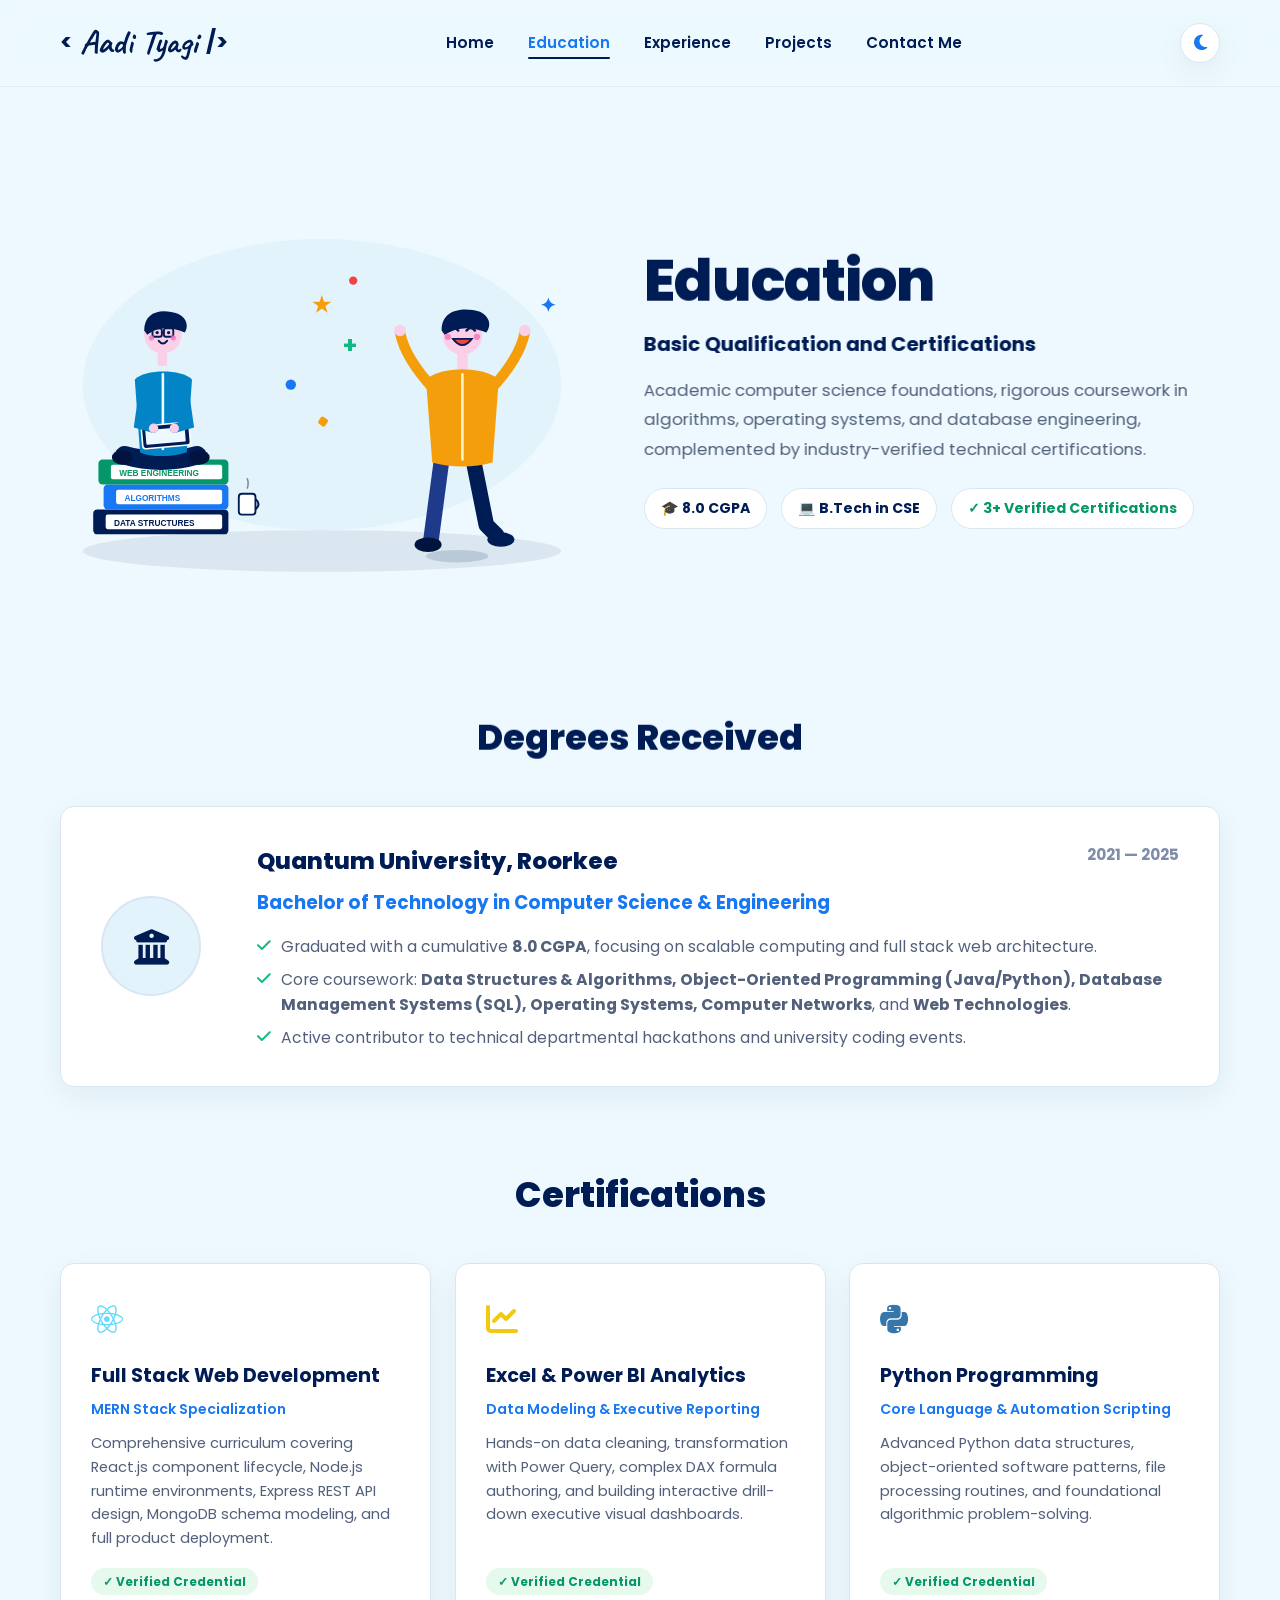
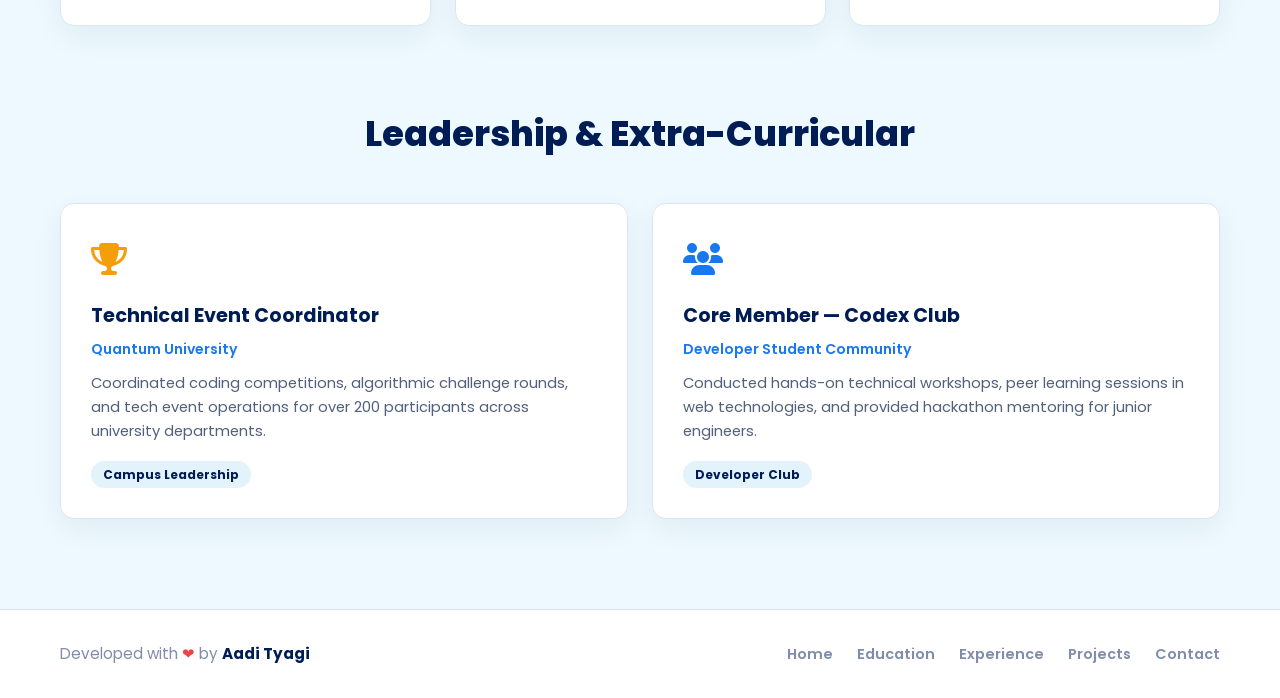
<file: education.html>
<!DOCTYPE html>
<html lang="en">
<head>
  <meta charset="UTF-8">
  <meta name="viewport" content="width=device-width, initial-scale=1.0">
  <meta name="description" content="Aadi Tyagi — Education & Verified Certifications. B.Tech CSE from Quantum University (8.0 CGPA).">
  <title>Education | Aadi Tyagi</title>

  <!-- Google Fonts: Poppins & Caveat -->
  <link rel="preconnect" href="https://fonts.googleapis.com">
  <link rel="preconnect" href="https://fonts.gstatic.com" crossorigin>
  <link href="https://fonts.googleapis.com/css2?family=Caveat:wght@700&family=Poppins:wght@300;400;500;600;700;800;900&display=swap" rel="stylesheet">

  <!-- FontAwesome 6 Icons -->
  <link rel="stylesheet" href="https://cdnjs.cloudflare.com/ajax/libs/font-awesome/6.5.1/css/all.min.css">

  <link rel="stylesheet" href="style.css">
  <link rel="icon" href="data:image/svg+xml,<svg xmlns='http://www.w3.org/2000/svg' viewBox='0 0 100 100'><text y='.9em' font-size='90'>🎓</text></svg>">
</head>
<body>

  <!-- Unique Animated Page Loader (Education: Bouncing Cap) -->
  <div class="page-loader" id="pageLoader">
    <i class="fa-solid fa-graduation-cap loader-cap"></i>
    <span class="loader-text">Loading Education &amp; Credentials...</span>
  </div>

  <!-- Header Navigation -->
  <header class="header-nav" id="headerNav">
    <div class="nav-container">
      <a href="index.html" class="brand-signature">
        <span class="brand-code-bracket">&lt;</span>
        <span>Aadi Tyagi</span>
        <span class="brand-code-bracket">/&gt;</span>
      </a>

      <nav>
        <ul class="nav-menu">
          <li><a href="index.html" class="nav-link">Home</a></li>
          <li><a href="education.html" class="nav-link active">Education</a></li>
          <li><a href="experience.html" class="nav-link">Experience</a></li>
          <li><a href="projects.html" class="nav-link">Projects</a></li>
          <li><a href="contact.html" class="nav-link">Contact Me</a></li>
        </ul>
      </nav>

      <!-- Theme Switcher & Mobile Toggle -->
      <div class="nav-actions">
        <button class="theme-toggle-btn" aria-label="Toggle theme" title="Toggle Dark/Light Mode">
          <i class="fa-solid fa-moon theme-icon-moon"></i>
        </button>
        <button class="nav-toggle" id="navToggle" aria-label="Toggle navigation">
          <span></span><span></span><span></span>
        </button>
      </div>
    </div>
  </header>

  <!-- Mobile Drawer -->
  <div class="mobile-menu" id="mobileMenu">
    <a href="index.html" class="mobile-link">Home</a>
    <a href="education.html" class="mobile-link active">Education</a>
    <a href="experience.html" class="mobile-link">Experience</a>
    <a href="projects.html" class="mobile-link">Projects</a>
    <a href="contact.html" class="mobile-link">Contact Me</a>
  </div>

  <main class="page-section">
    <div class="container">
      
      <!-- Page Hero Banner (Ashutosh Style) -->
      <div class="page-hero-banner">
        
        <!-- Left Illustration: 2 Expressive Cartoon Students with Fully Visible Faces -->
        <div class="page-hero-art scroll-reveal-left">
          <div class="illustration-wrap" style="max-width: 520px;">
            <svg viewBox="0 0 500 380" fill="none" xmlns="http://www.w3.org/2000/svg" style="width: 100%; height: auto;">
              <!-- Background Ambient Glow Circles -->
              <ellipse cx="250" cy="190" rx="230" ry="140" fill="#E2F3FB"/>
              <ellipse cx="250" cy="350" rx="230" ry="20" fill="rgba(0, 28, 85, 0.08)"/>

              <!-- ========================================================
                   CARTOON 1: STUDYING & CODING STUDENT ON BOOK STACK
                   ======================================================== -->
              <!-- Giant CS Textbooks Stack -->
              <rect x="30" y="310" width="130" height="24" rx="4" fill="#001C55"/>
              <rect x="42" y="315" width="112" height="14" rx="2" fill="#FFFFFF"/>
              <text x="50" y="326" fill="#001C55" font-family="'Plus Jakarta Sans', sans-serif" font-size="8" font-weight="800">DATA STRUCTURES</text>

              <rect x="40" y="286" width="120" height="24" rx="4" fill="#1877F2"/>
              <rect x="52" y="291" width="102" height="14" rx="2" fill="#FFFFFF"/>
              <text x="60" y="302" fill="#1877F2" font-family="'Plus Jakarta Sans', sans-serif" font-size="8" font-weight="800">ALGORITHMS</text>

              <rect x="35" y="262" width="125" height="24" rx="4" fill="#059669"/>
              <rect x="47" y="267" width="107" height="14" rx="2" fill="#FFFFFF"/>
              <text x="55" y="278" fill="#059669" font-family="'Plus Jakarta Sans', sans-serif" font-size="8" font-weight="800">WEB ENGINEERING</text>

              <!-- Study Coffee Mug -->
              <rect x="170" y="295" width="16" height="20" rx="3" fill="#FFFFFF" stroke="#001C55" stroke-width="1.8"/>
              <path d="M186 300 Q192 305 186 310" stroke="#001C55" stroke-width="2" fill="none"/>
              <path d="M178 290 Q180 285 178 280" stroke="#7F8DAA" stroke-width="1.5" fill="none"/>

              <!-- Student Sitting Cross-legged on Books -->
              <g class="new-standing-cartoon">
                <!-- Folded Legs on Book -->
                <path d="M60 258 Q95 268 130 258" stroke="#001C55" stroke-width="18" stroke-linecap="round"/>
                <!-- Sneakers -->
                <ellipse cx="58" cy="260" rx="10" ry="7" fill="#00143D"/>
                <ellipse cx="132" cy="260" rx="10" ry="7" fill="#00143D"/>

                <!-- Blue Torso / Hoodie -->
                <path d="M70 185 C80 175 115 175 125 185 L120 255 C105 260 85 260 75 255 Z" fill="#0284C7"/>
                <line x1="97" y1="180" x2="97" y2="252" stroke="#EDF9FE" stroke-width="2.5" stroke-linecap="round"/>

                <!-- Laptop on lap -->
                <rect x="76" y="230" width="46" height="22" rx="3" fill="#001C55" stroke="#FFFFFF" stroke-width="1.5" transform="rotate(-5 76 230)"/>
                <rect x="80" y="234" width="38" height="14" rx="1" fill="#EDF9FE" transform="rotate(-5 80 234)"/>

                <!-- Arms typing on laptop -->
                <g class="anim-typing-left">
                  <path d="M78 200 L74 228 L88 232" stroke="#0284C7" stroke-width="9" stroke-linecap="round"/>
                  <circle cx="88" cy="232" r="4.5" fill="#FBCFE8"/>
                </g>
                <g class="anim-typing-right">
                  <path d="M118 200 L122 228 L108 232" stroke="#0284C7" stroke-width="9" stroke-linecap="round"/>
                  <circle cx="108" cy="232" r="4.5" fill="#FBCFE8"/>
                </g>

                <!-- Head & FULLY VISIBLE SMILING FACE WITH GLASSES -->
                <rect x="92" y="158" width="9" height="14" fill="#FBCFE8"/>
                <circle cx="97" cy="142" r="18" fill="#FBCFE8"/>
                <!-- Hair -->
                <path d="M79 138 C79 120 95 116 112 122 C120 126 122 134 118 140 C106 134 92 134 82 142 Z" fill="#001C55"/>
                <!-- Cute Glasses -->
                <rect x="87" y="136" width="9" height="8" rx="2" fill="none" stroke="#001C55" stroke-width="1.8"/>
                <rect x="98" y="136" width="9" height="8" rx="2" fill="none" stroke="#001C55" stroke-width="1.8"/>
                <line x1="96" y1="140" x2="98" y2="140" stroke="#001C55" stroke-width="1.8"/>
                <!-- Eyes & Smile -->
                <circle cx="91.5" cy="140" r="1.6" fill="#001C55"/>
                <circle cx="102.5" cy="140" r="1.6" fill="#001C55"/>
                <path d="M93 148 Q97 153 101 148" stroke="#001C55" stroke-width="2" stroke-linecap="round" fill="none"/>
                <!-- Pink blush cheeks -->
                <circle cx="86" cy="145" r="2.5" fill="#F472B6" opacity="0.8"/>
                <circle cx="107" cy="145" r="2.5" fill="#F472B6" opacity="0.8"/>
              </g>

              <!-- ========================================================
                   CARTOON 2: DANCING & CELEBRATING GRADUATE
                   ======================================================== -->
              <g class="anim-celebrate-jump">
                <!-- Ground Contact Shadow -->
                <ellipse cx="380" cy="355" rx="30" ry="6" fill="rgba(0, 28, 85, 0.15)"/>

                <!-- Dancing / Jumping Legs -->
                <path d="M366 255 L355 338" stroke="#1E3A8A" stroke-width="15" stroke-linecap="round"/>
                <path d="M394 255 L408 325 L418 335" stroke="#001C55" stroke-width="15" stroke-linecap="round" stroke-linejoin="round"/>
                <!-- Shoes -->
                <ellipse cx="352" cy="344" rx="13" ry="7" fill="#00143D"/>
                <ellipse cx="422" cy="339" rx="13" ry="7" fill="#001C55"/>

                <!-- Torso / Orange/Coral Celebration Hoodie -->
                <path d="M350 185 C365 172 405 172 420 185 L414 265 C396 270 374 270 356 265 Z" fill="#F59E0B"/>
                <line x1="385" y1="180" x2="385" y2="262" stroke="#FEF3C7" stroke-width="2.5" stroke-linecap="round"/>

                <!-- Both Arms Raised High in Pure Joy / Dancing -->
                <g class="anim-dance-arms">
                  <!-- Left arm cheering -->
                  <path d="M358 195 Q330 165 325 140" stroke="#F59E0B" stroke-width="10" stroke-linecap="round"/>
                  <circle cx="325" cy="138" r="5.5" fill="#FBCFE8"/>
                  <!-- Right arm cheering -->
                  <path d="M412 195 Q440 165 445 140" stroke="#F59E0B" stroke-width="10" stroke-linecap="round"/>
                  <circle cx="445" cy="138" r="5.5" fill="#FBCFE8"/>
                </g>

                <!-- Head & FULLY VISIBLE JOYFUL CELEBRATION FACE -->
                <rect x="380" y="160" width="10" height="15" fill="#FBCFE8"/>
                <circle cx="385" cy="142" r="19" fill="#FBCFE8"/>
                <!-- Fun Messy Spiky Hair -->
                <path d="M365 138 C365 118 385 115 402 120 C410 124 414 132 408 140 C395 134 380 134 368 142 Z" fill="#001C55"/>
                <!-- Big Happy Eyes (^ ^) -->
                <path d="M373 138 Q377 133 381 138" stroke="#001C55" stroke-width="2.4" fill="none" stroke-linecap="round"/>
                <path d="M389 138 Q393 133 397 138" stroke="#001C55" stroke-width="2.4" fill="none" stroke-linecap="round"/>
                <!-- Huge Happy Open Mouth (:D) -->
                <path d="M376 146 Q385 158 394 146 Z" fill="#EF4444" stroke="#001C55" stroke-width="1.8"/>
                <!-- Rosy Cheeks -->
                <circle cx="371" cy="144" r="3" fill="#F472B6" opacity="0.8"/>
                <circle cx="399" cy="144" r="3" fill="#F472B6" opacity="0.8"/>
              </g>

              <!-- Floating Confetti, Stars, Pluses -->
              <text x="240" y="120" fill="#F59E0B" font-size="20" font-weight="bold">★</text>
              <text x="270" y="160" fill="#10B981" font-size="22" font-weight="bold">+</text>
              <text x="460" y="120" fill="#1877F2" font-size="18" font-weight="bold">✦</text>
              <circle cx="280" cy="90" r="4" fill="#EF4444"/>
              <circle cx="220" cy="190" r="5" fill="#1877F2"/>
              <rect x="250" y="220" width="8" height="8" rx="2" transform="rotate(35 250 220)" fill="#F59E0B"/>
            </svg>
          </div>
        </div>

        <!-- Right Text Header -->
        <div class="page-hero-text">
          <h1 class="page-main-title scroll-reveal-top">Education</h1>
          <h2 class="page-subtitle scroll-reveal-right delay-1">Basic Qualification and Certifications</h2>
          <p class="page-desc scroll-reveal-right delay-2">
            Academic computer science foundations, rigorous coursework in algorithms, operating systems, and database engineering, complemented by industry-verified technical certifications.
          </p>

          <div class="scroll-reveal-bottom delay-3" style="display: flex; gap: 14px; flex-wrap: wrap;">
            <span style="background: var(--bg-card); border: 1px solid var(--border-card); padding: 8px 16px; border-radius: var(--r-full); font-size: 0.88rem; font-weight: 700; color: var(--text-dark);">
              🎓 8.0 CGPA
            </span>
            <span style="background: var(--bg-card); border: 1px solid var(--border-card); padding: 8px 16px; border-radius: var(--r-full); font-size: 0.88rem; font-weight: 700; color: var(--text-dark);">
              💻 B.Tech in CSE
            </span>
            <span style="background: var(--bg-card); border: 1px solid var(--border-card); padding: 8px 16px; border-radius: var(--r-full); font-size: 0.88rem; font-weight: 700; color: #059669;">
              ✓ 3+ Verified Certifications
            </span>
          </div>
        </div>

      </div>

      <!-- DEGREES RECEIVED SECTION -->
      <h2 class="degrees-section-title scroll-reveal-top">Degrees Received</h2>
      
      <div class="degrees-container">
        
        <!-- Degree Card: Quantum University -->
        <div class="degree-card scroll-reveal-forward delay-1">
          <div class="degree-logo-box">
            <i class="fa-solid fa-university"></i>
          </div>

          <div class="degree-body">
            <div class="degree-header-row">
              <h3 class="degree-institution">Quantum University, Roorkee</h3>
              <span class="degree-dates">2021 &mdash; 2025</span>
            </div>

            <div class="degree-name">Bachelor of Technology in Computer Science &amp; Engineering</div>

            <div class="degree-points">
              <div class="degree-point">
                <i class="fa-solid fa-check"></i>
                <span>Graduated with a cumulative <strong>8.0 CGPA</strong>, focusing on scalable computing and full stack web architecture.</span>
              </div>
              <div class="degree-point">
                <i class="fa-solid fa-check"></i>
                <span>Core coursework: <strong>Data Structures &amp; Algorithms, Object-Oriented Programming (Java/Python), Database Management Systems (SQL), Operating Systems, Computer Networks</strong>, and <strong>Web Technologies</strong>.</span>
              </div>
              <div class="degree-point">
                <i class="fa-solid fa-check"></i>
                <span>Active contributor to technical departmental hackathons and university coding events.</span>
              </div>
            </div>
          </div>
        </div>

      </div>

      <!-- CERTIFICATIONS SECTION -->
      <h2 class="degrees-section-title scroll-reveal-top" style="margin-top: 80px;">Certifications</h2>

      <div class="certs-grid">
        
        <!-- Cert 1 -->
        <div class="cert-card scroll-reveal-left delay-1">
          <div class="cert-icon-top">
            <i class="fa-brands fa-react" style="color: #61DAFB;"></i>
          </div>
          <h3 class="cert-title">Full Stack Web Development</h3>
          <div class="cert-issuer">MERN Stack Specialization</div>
          <p class="cert-desc">
            Comprehensive curriculum covering React.js component lifecycle, Node.js runtime environments, Express REST API design, MongoDB schema modeling, and full product deployment.
          </p>
          <span class="cert-badge">✓ Verified Credential</span>
        </div>

        <!-- Cert 2 -->
        <div class="cert-card scroll-reveal-forward delay-2">
          <div class="cert-icon-top">
            <i class="fa-solid fa-chart-line" style="color: #F2C811;"></i>
          </div>
          <h3 class="cert-title">Excel &amp; Power BI Analytics</h3>
          <div class="cert-issuer">Data Modeling &amp; Executive Reporting</div>
          <p class="cert-desc">
            Hands-on data cleaning, transformation with Power Query, complex DAX formula authoring, and building interactive drill-down executive visual dashboards.
          </p>
          <span class="cert-badge">✓ Verified Credential</span>
        </div>

        <!-- Cert 3 -->
        <div class="cert-card scroll-reveal-right delay-3">
          <div class="cert-icon-top">
            <i class="fa-brands fa-python" style="color: #3776AB;"></i>
          </div>
          <h3 class="cert-title">Python Programming</h3>
          <div class="cert-issuer">Core Language &amp; Automation Scripting</div>
          <p class="cert-desc">
            Advanced Python data structures, object-oriented software patterns, file processing routines, and foundational algorithmic problem-solving.
          </p>
          <span class="cert-badge">✓ Verified Credential</span>
        </div>

      </div>

      <!-- POSITIONS OF RESPONSIBILITY / LEADERSHIP -->
      <h2 class="degrees-section-title scroll-reveal-top" style="margin-top: 80px;">Leadership &amp; Extra-Curricular</h2>

      <div class="certs-grid">
        
        <div class="cert-card scroll-reveal-left delay-1">
          <div class="cert-icon-top">
            <i class="fa-solid fa-trophy" style="color: #F59E0B;"></i>
          </div>
          <h3 class="cert-title">Technical Event Coordinator</h3>
          <div class="cert-issuer">Quantum University</div>
          <p class="cert-desc">
            Coordinated coding competitions, algorithmic challenge rounds, and tech event operations for over 200 participants across university departments.
          </p>
          <span class="cert-badge" style="background: var(--bg-tint); color: var(--accent-navy);">Campus Leadership</span>
        </div>

        <div class="cert-card scroll-reveal-right delay-2">
          <div class="cert-icon-top">
            <i class="fa-solid fa-users" style="color: #1877F2;"></i>
          </div>
          <h3 class="cert-title">Core Member &mdash; Codex Club</h3>
          <div class="cert-issuer">Developer Student Community</div>
          <p class="cert-desc">
            Conducted hands-on technical workshops, peer learning sessions in web technologies, and provided hackathon mentoring for junior engineers.
          </p>
          <span class="cert-badge" style="background: var(--bg-tint); color: var(--accent-navy);">Developer Club</span>
        </div>

      </div>

    </div>
  </main>

  <!-- Master Footer -->
  <footer class="master-footer">
    <div class="container footer-inner">
      <div class="footer-author">
        Developed with <span style="color: #ef4444;">❤</span> by <strong>Aadi Tyagi</strong>
      </div>
      <div class="footer-links">
        <a href="index.html" class="footer-link">Home</a>
        <a href="education.html" class="footer-link">Education</a>
        <a href="experience.html" class="footer-link">Experience</a>
        <a href="projects.html" class="footer-link">Projects</a>
        <a href="contact.html" class="footer-link">Contact</a>
      </div>
    </div>
  </footer>

  <script src="script.js"></script>
</body>
</html>
</file>
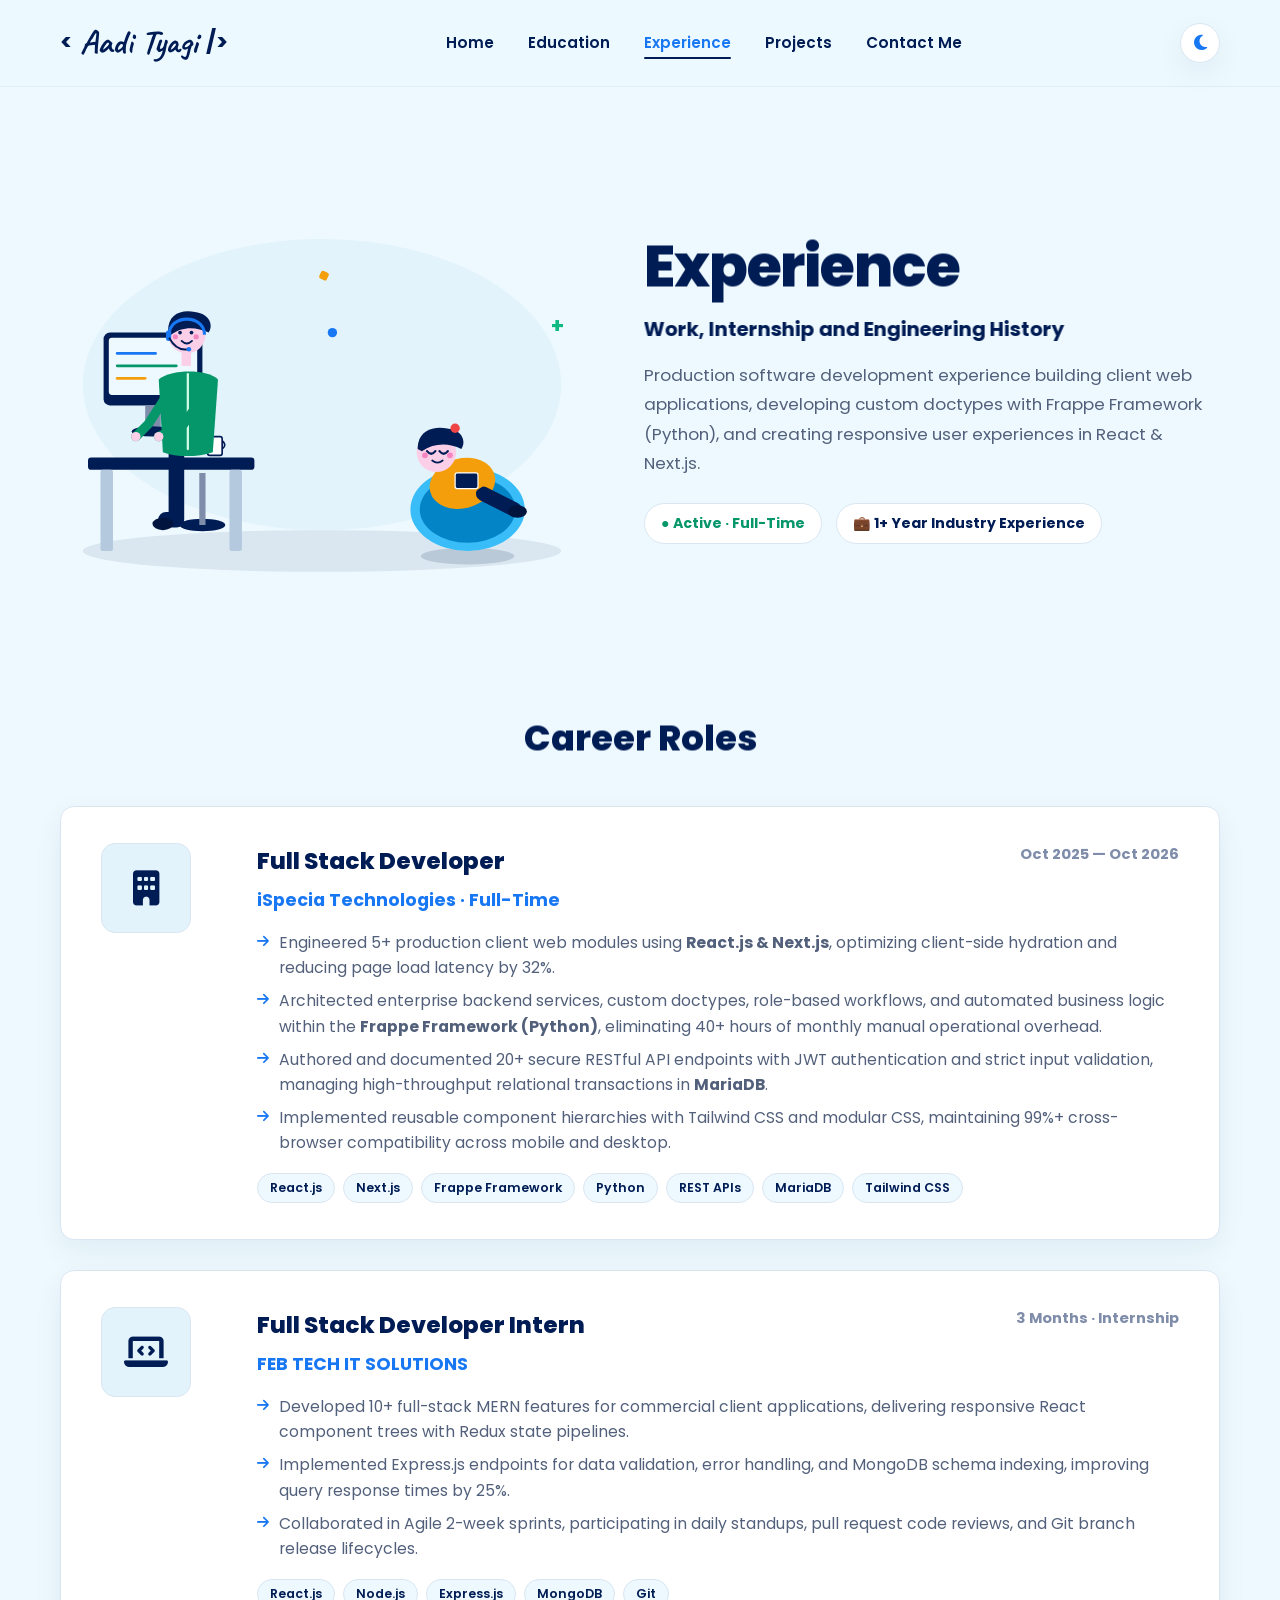
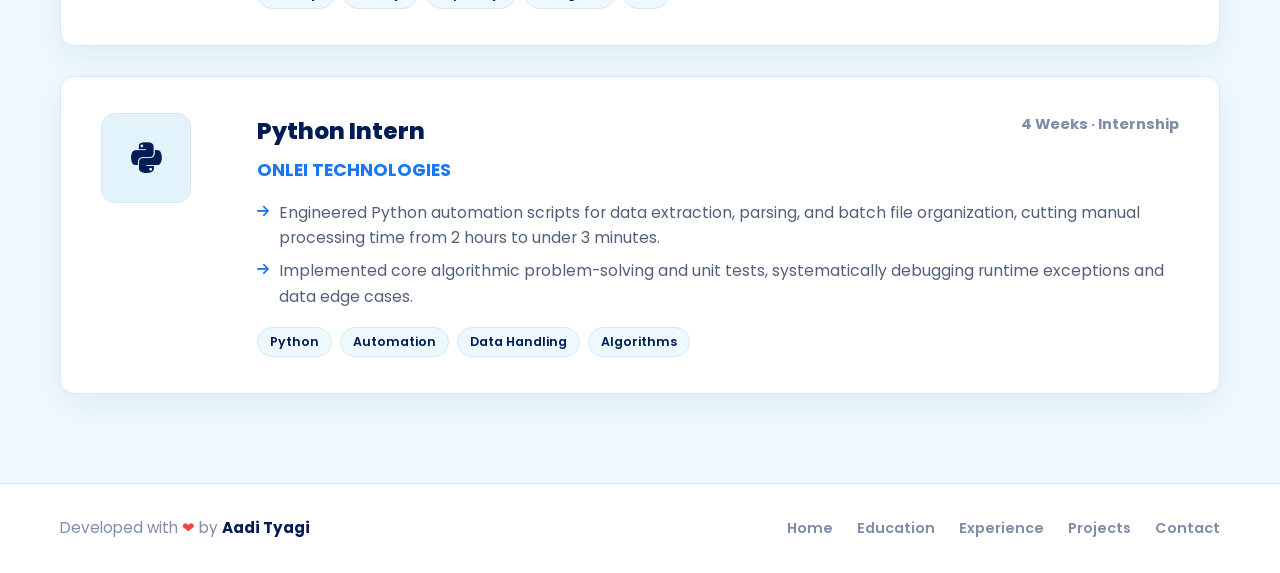
<file: experience.html>
<!DOCTYPE html>
<html lang="en">
<head>
  <meta charset="UTF-8">
  <meta name="viewport" content="width=device-width, initial-scale=1.0">
  <meta name="description" content="Aadi Tyagi — Work Experience & Engineering History. Full Stack Developer at iSpecia Technologies.">
  <title>Experience | Aadi Tyagi</title>

  <!-- Google Fonts: Poppins & Caveat -->
  <link rel="preconnect" href="https://fonts.googleapis.com">
  <link rel="preconnect" href="https://fonts.gstatic.com" crossorigin>
  <link href="https://fonts.googleapis.com/css2?family=Caveat:wght@700&family=Poppins:wght@300;400;500;600;700;800;900&display=swap" rel="stylesheet">

  <!-- FontAwesome 6 Icons -->
  <link rel="stylesheet" href="https://cdnjs.cloudflare.com/ajax/libs/font-awesome/6.5.1/css/all.min.css">

  <link rel="stylesheet" href="style.css">
  <link rel="icon" href="data:image/svg+xml,<svg xmlns='http://www.w3.org/2000/svg' viewBox='0 0 100 100'><text y='.9em' font-size='90'>💼</text></svg>">
</head>
<body>

  <!-- Unique Animated Page Loader (Experience: Swinging Briefcase) -->
  <div class="page-loader" id="pageLoader">
    <i class="fa-solid fa-briefcase loader-exp"></i>
    <span class="loader-text">Loading Career Experience...</span>
  </div>

  <!-- Header Navigation -->
  <header class="header-nav" id="headerNav">
    <div class="nav-container">
      <a href="index.html" class="brand-signature">
        <span class="brand-code-bracket">&lt;</span>
        <span>Aadi Tyagi</span>
        <span class="brand-code-bracket">/&gt;</span>
      </a>

      <nav>
        <ul class="nav-menu">
          <li><a href="index.html" class="nav-link">Home</a></li>
          <li><a href="education.html" class="nav-link">Education</a></li>
          <li><a href="experience.html" class="nav-link active">Experience</a></li>
          <li><a href="projects.html" class="nav-link">Projects</a></li>
          <li><a href="contact.html" class="nav-link">Contact Me</a></li>
        </ul>
      </nav>

      <!-- Theme Switcher & Mobile Toggle -->
      <div class="nav-actions">
        <button class="theme-toggle-btn" aria-label="Toggle theme" title="Toggle Dark/Light Mode">
          <i class="fa-solid fa-moon theme-icon-moon"></i>
        </button>
        <button class="nav-toggle" id="navToggle" aria-label="Toggle navigation">
          <span></span><span></span><span></span>
        </button>
      </div>
    </div>
  </header>

  <!-- Mobile Drawer -->
  <div class="mobile-menu" id="mobileMenu">
    <a href="index.html" class="mobile-link">Home</a>
    <a href="education.html" class="mobile-link">Education</a>
    <a href="experience.html" class="mobile-link active">Experience</a>
    <a href="projects.html" class="mobile-link">Projects</a>
    <a href="contact.html" class="mobile-link">Contact Me</a>
  </div>

  <main class="page-section">
    <div class="container">
      
      <!-- Page Hero Banner (Ashutosh Style) -->
      <div class="page-hero-banner">
        
        <!-- Left Illustration: 2 Expressive Cartoon Developers with Fully Visible Faces -->
        <div class="page-hero-art scroll-reveal-left">
          <div class="illustration-wrap" style="max-width: 520px;">
            <svg viewBox="0 0 500 380" fill="none" xmlns="http://www.w3.org/2000/svg" style="width: 100%; height: auto;">
              <!-- Background Ambient Glow -->
              <ellipse cx="250" cy="190" rx="230" ry="140" fill="#E2F3FB"/>
              <ellipse cx="250" cy="350" rx="230" ry="20" fill="rgba(0, 28, 85, 0.08)"/>

              <!-- ========================================================
                   CARTOON 1: HARDWORKING DEVELOPER AT WORKSTATION
                   ======================================================== -->
              <!-- Compact Workstation Desk -->
              <rect x="25" y="260" width="160" height="12" rx="3" fill="#001C55"/>
              <rect x="37" y="272" width="12" height="78" rx="2" fill="#B4C9DE"/>
              <rect x="161" y="272" width="12" height="78" rx="2" fill="#B4C9DE"/>

              <!-- Computer Monitor with Git/Code Lines -->
              <rect x="40" y="140" width="95" height="70" rx="6" fill="#001C55"/>
              <rect x="45" y="145" width="85" height="55" rx="3" fill="#EDF9FE"/>
              <rect x="80" y="210" width="15" height="25" fill="#7F8DAA"/>
              <ellipse cx="87" cy="235" rx="20" ry="5" fill="#001C55"/>
              
              <!-- Code & Commit Nodes on Screen -->
              <line x1="53" y1="160" x2="90" y2="160" stroke="#1877F2" stroke-width="2.5" stroke-linecap="round"/>
              <line x1="53" y1="172" x2="110" y2="172" stroke="#059669" stroke-width="2.5" stroke-linecap="round"/>
              <line x1="53" y1="184" x2="80" y2="184" stroke="#F59E0B" stroke-width="2.5" stroke-linecap="round"/>
              <circle cx="115" cy="185" r="4" fill="#10B981"/>

              <!-- Coffee Mug -->
              <rect x="140" y="240" width="14" height="18" rx="2" fill="#FFFFFF" stroke="#001C55" stroke-width="1.6"/>
              <path d="M154 244 Q159 248 154 252" stroke="#001C55" stroke-width="1.6" fill="none"/>

              <!-- Coder Sitting on Office Stool -->
              <ellipse cx="135" cy="325" rx="22" ry="6" fill="#001C55"/>
              <line x1="135" y1="275" x2="135" y2="325" stroke="#7F8DAA" stroke-width="6"/>

              <!-- Coder Legs -->
              <path d="M110 245 L110 320 L100 320" stroke="#001C55" stroke-width="15" stroke-linecap="round" stroke-linejoin="round"/>
              <ellipse cx="97" cy="324" rx="10" ry="6" fill="#00143D"/>

              <!-- Coder Body / Emerald Hoodie -->
              <path d="M93 185 C105 175 140 175 150 185 L145 255 C130 260 110 260 97 255 Z" fill="#059669"/>
              <line x1="121" y1="180" x2="121" y2="252" stroke="#D1FAE5" stroke-width="2.2" stroke-linecap="round"/>

              <!-- Coder Typing Arms -->
              <g class="anim-typing-left">
                <path d="M101 200 L83 228 L71 240" stroke="#059669" stroke-width="9" stroke-linecap="round"/>
                <circle cx="71" cy="240" r="4.5" fill="#FBCFE8"/>
              </g>
              <g class="anim-typing-right">
                <path d="M137 200 L117 228 L93 240" stroke="#059669" stroke-width="9" stroke-linecap="round"/>
                <circle cx="93" cy="240" r="4.5" fill="#FBCFE8"/>
              </g>

              <!-- Coder Head & FULLY VISIBLE SMILING FACE WITH HEADSET -->
              <rect x="115" y="158" width="9" height="14" fill="#FBCFE8"/>
              <circle cx="120" cy="142" r="18" fill="#FBCFE8"/>
              <!-- Hair -->
              <path d="M102 138 C102 120 118 116 135 122 C143 126 145 134 141 140 C129 134 115 134 105 142 Z" fill="#001C55"/>
              <!-- Cute Headset Mic -->
              <path d="M103 142 C103 122 137 122 137 142" stroke="#1877F2" stroke-width="3" fill="none"/>
              <rect x="100" y="138" width="5" height="10" rx="2" fill="#1877F2"/>
              <path d="M103 145 Q110 158 121 156" stroke="#001C55" stroke-width="1.8" fill="none"/>
              <circle cx="122" cy="156" r="2.2" fill="#1877F2"/>
              <!-- Clear Eyes & Smile -->
              <circle cx="113.5" cy="140" r="1.8" fill="#001C55"/>
              <circle cx="124.5" cy="140" r="1.8" fill="#001C55"/>
              <path d="M115 148 Q120 153 125 148" stroke="#001C55" stroke-width="1.8" stroke-linecap="round" fill="none"/>
              <circle cx="109" cy="144" r="2.5" fill="#F472B6" opacity="0.8"/>
              <circle cx="129" cy="144" r="2.5" fill="#F472B6" opacity="0.8"/>

              <!-- ========================================================
                   CARTOON 2: SLEEPING DEV RELAXING IN BEANBAG
                   ======================================================== -->
              <g class="anim-sleeping-cartoon">
                <!-- Ground Contact Shadow -->
                <ellipse cx="390" cy="355" rx="45" ry="8" fill="rgba(0, 28, 85, 0.15)"/>

                <!-- Cozy Modern Beanbag Chair -->
                <ellipse cx="390" cy="310" rx="55" ry="40" fill="#38BDF8"/>
                <ellipse cx="390" cy="310" rx="46" ry="32" fill="#0284C7"/>

                <!-- Curled Sleeping Body / Cozy Hoodie -->
                <ellipse cx="385" cy="285" rx="32" ry="24" fill="#F59E0B" transform="rotate(-15 385 285)"/>
                <!-- Relaxed Legs Resting on Beanbag Edge -->
                <path d="M405 295 Q425 305 435 310" stroke="#001C55" stroke-width="14" stroke-linecap="round"/>
                <ellipse cx="438" cy="312" rx="9" ry="6" fill="#00143D"/>

                <!-- Arms crossed peacefully over chest hugging mini laptop -->
                <path d="M370 280 Q385 295 400 285" stroke="#F59E0B" stroke-width="10" stroke-linecap="round"/>
                <rect x="378" y="275" width="22" height="15" rx="2" fill="#001C55" stroke="#FFFFFF" stroke-width="1.2"/>

                <!-- Head & FULLY VISIBLE SWEET SLEEPING SMILE -->
                <circle cx="360" cy="255" r="19" fill="#FBCFE8"/>
                <!-- Cute Sleep Beanie / Cap -->
                <path d="M342 252 C342 232 360 228 378 234 C386 238 388 246 384 252 C372 246 358 246 346 254 Z" fill="#001C55"/>
                <circle cx="378" cy="232" r="4.5" fill="#EF4444"/>
                <!-- Peaceful Closed Sleeping Eyes (u u) -->
                <path d="M351 254 Q355 259 359 254" stroke="#001C55" stroke-width="2.2" fill="none" stroke-linecap="round"/>
                <path d="M363 254 Q367 259 371 254" stroke="#001C55" stroke-width="2.2" fill="none" stroke-linecap="round"/>
                <!-- Sweet gentle dreaming smile -->
                <path d="M356 263 Q361 267 366 263" stroke="#001C55" stroke-width="1.8" stroke-linecap="round" fill="none"/>
                <!-- Rosy Cheeks -->
                <circle cx="349" cy="258" r="2.8" fill="#F472B6" opacity="0.8"/>
                <circle cx="373" cy="258" r="2.8" fill="#F472B6" opacity="0.8"/>

                <!-- Floating "Z z z" Sleeping Bubbles -->
                <text x="340" y="225" fill="#1877F2" font-family="'Plus Jakarta Sans', sans-serif" font-size="16" font-weight="800" class="anim-zzz-bubble">Z</text>
                <text x="328" y="205" fill="#0284C7" font-family="'Plus Jakarta Sans', sans-serif" font-size="20" font-weight="800" class="anim-zzz-bubble delay-1">z</text>
                <text x="316" y="185" fill="#001C55" font-family="'Plus Jakarta Sans', sans-serif" font-size="24" font-weight="800" class="anim-zzz-bubble delay-2">z</text>
              </g>

              <!-- Ambient Floating Tech Badges -->
              <circle cx="260" cy="140" r="12" fill="#E2F3FB"/>
              <circle cx="260" cy="140" r="4.5" fill="#1877F2"/>
              <text x="470" y="140" fill="#10B981" font-size="20" font-weight="bold">+</text>
              <rect x="250" y="80" width="8" height="8" rx="2" transform="rotate(25 250 80)" fill="#F59E0B"/>
            </svg>
          </div>
        </div>

        <!-- Right Text Header -->
        <div class="page-hero-text">
          <h1 class="page-main-title scroll-reveal-top">Experience</h1>
          <h2 class="page-subtitle scroll-reveal-right delay-1">Work, Internship and Engineering History</h2>
          <p class="page-desc scroll-reveal-right delay-2">
            Production software development experience building client web applications, developing custom doctypes with Frappe Framework (Python), and creating responsive user experiences in React &amp; Next.js.
          </p>

          <div class="scroll-reveal-bottom delay-3" style="display: flex; gap: 14px; flex-wrap: wrap;">
            <span style="background: var(--bg-card); border: 1px solid var(--border-card); padding: 8px 16px; border-radius: var(--r-full); font-size: 0.88rem; font-weight: 700; color: #059669;">
              ● Active &middot; Full-Time
            </span>
            <span style="background: var(--bg-card); border: 1px solid var(--border-card); padding: 8px 16px; border-radius: var(--r-full); font-size: 0.88rem; font-weight: 700; color: var(--text-dark);">
              💼 1+ Year Industry Experience
            </span>
          </div>
        </div>

      </div>

      <!-- EXPERIENCE TIMELINE CARDS -->
      <h2 class="degrees-section-title scroll-reveal-top">Career Roles</h2>

      <div class="exp-timeline">
        
        <!-- Experience Card 1: iSpecia Technologies -->
        <div class="exp-card scroll-reveal-left delay-1">
          <div class="exp-icon-box">
            <i class="fa-solid fa-building"></i>
          </div>

          <div>
            <div class="exp-header">
              <h3 class="exp-role-title">Full Stack Developer</h3>
              <span class="exp-period">Oct 2025 &mdash; Oct 2026</span>
            </div>
            
            <div class="exp-company-sub">iSpecia Technologies &middot; Full-Time</div>

            <div class="exp-bullets">
              <div class="exp-bullet">
                <i class="fa-solid fa-arrow-right"></i>
                <span>Engineered 5+ production client web modules using <strong>React.js &amp; Next.js</strong>, optimizing client-side hydration and reducing page load latency by 32%.</span>
              </div>
              <div class="exp-bullet">
                <i class="fa-solid fa-arrow-right"></i>
                <span>Architected enterprise backend services, custom doctypes, role-based workflows, and automated business logic within the <strong>Frappe Framework (Python)</strong>, eliminating 40+ hours of monthly manual operational overhead.</span>
              </div>
              <div class="exp-bullet">
                <i class="fa-solid fa-arrow-right"></i>
                <span>Authored and documented 20+ secure RESTful API endpoints with JWT authentication and strict input validation, managing high-throughput relational transactions in <strong>MariaDB</strong>.</span>
              </div>
              <div class="exp-bullet">
                <i class="fa-solid fa-arrow-right"></i>
                <span>Implemented reusable component hierarchies with Tailwind CSS and modular CSS, maintaining 99%+ cross-browser compatibility across mobile and desktop.</span>
              </div>
            </div>

            <div class="exp-tags-row">
              <span class="exp-tag">React.js</span>
              <span class="exp-tag">Next.js</span>
              <span class="exp-tag">Frappe Framework</span>
              <span class="exp-tag">Python</span>
              <span class="exp-tag">REST APIs</span>
              <span class="exp-tag">MariaDB</span>
              <span class="exp-tag">Tailwind CSS</span>
            </div>
          </div>
        </div>

        <!-- Experience Card 2: FEB TECH IT SOLUTIONS -->
        <div class="exp-card scroll-reveal-right delay-2">
          <div class="exp-icon-box">
            <i class="fa-solid fa-laptop-code"></i>
          </div>

          <div>
            <div class="exp-header">
              <h3 class="exp-role-title">Full Stack Developer Intern</h3>
              <span class="exp-period">3 Months &middot; Internship</span>
            </div>
            
            <div class="exp-company-sub">FEB TECH IT SOLUTIONS</div>

            <div class="exp-bullets">
              <div class="exp-bullet">
                <i class="fa-solid fa-arrow-right"></i>
                <span>Developed 10+ full-stack MERN features for commercial client applications, delivering responsive React component trees with Redux state pipelines.</span>
              </div>
              <div class="exp-bullet">
                <i class="fa-solid fa-arrow-right"></i>
                <span>Implemented Express.js endpoints for data validation, error handling, and MongoDB schema indexing, improving query response times by 25%.</span>
              </div>
              <div class="exp-bullet">
                <i class="fa-solid fa-arrow-right"></i>
                <span>Collaborated in Agile 2-week sprints, participating in daily standups, pull request code reviews, and Git branch release lifecycles.</span>
              </div>
            </div>

            <div class="exp-tags-row">
              <span class="exp-tag">React.js</span>
              <span class="exp-tag">Node.js</span>
              <span class="exp-tag">Express.js</span>
              <span class="exp-tag">MongoDB</span>
              <span class="exp-tag">Git</span>
            </div>
          </div>
        </div>

        <!-- Experience Card 3: ONLEI TECHNOLOGIES -->
        <div class="exp-card scroll-reveal-forward delay-3">
          <div class="exp-icon-box">
            <i class="fa-brands fa-python"></i>
          </div>

          <div>
            <div class="exp-header">
              <h3 class="exp-role-title">Python Intern</h3>
              <span class="exp-period">4 Weeks &middot; Internship</span>
            </div>
            
            <div class="exp-company-sub">ONLEI TECHNOLOGIES</div>

            <div class="exp-bullets">
              <div class="exp-bullet">
                <i class="fa-solid fa-arrow-right"></i>
                <span>Engineered Python automation scripts for data extraction, parsing, and batch file organization, cutting manual processing time from 2 hours to under 3 minutes.</span>
              </div>
              <div class="exp-bullet">
                <i class="fa-solid fa-arrow-right"></i>
                <span>Implemented core algorithmic problem-solving and unit tests, systematically debugging runtime exceptions and data edge cases.</span>
              </div>
            </div>

            <div class="exp-tags-row">
              <span class="exp-tag">Python</span>
              <span class="exp-tag">Automation</span>
              <span class="exp-tag">Data Handling</span>
              <span class="exp-tag">Algorithms</span>
            </div>
          </div>
        </div>

      </div>

    </div>
  </main>

  <!-- Master Footer -->
  <footer class="master-footer">
    <div class="container footer-inner">
      <div class="footer-author">
        Developed with <span style="color: #ef4444;">❤</span> by <strong>Aadi Tyagi</strong>
      </div>
      <div class="footer-links">
        <a href="index.html" class="footer-link">Home</a>
        <a href="education.html" class="footer-link">Education</a>
        <a href="experience.html" class="footer-link">Experience</a>
        <a href="projects.html" class="footer-link">Projects</a>
        <a href="contact.html" class="footer-link">Contact</a>
      </div>
    </div>
  </footer>

  <script src="script.js"></script>
</body>
</html>
</file>
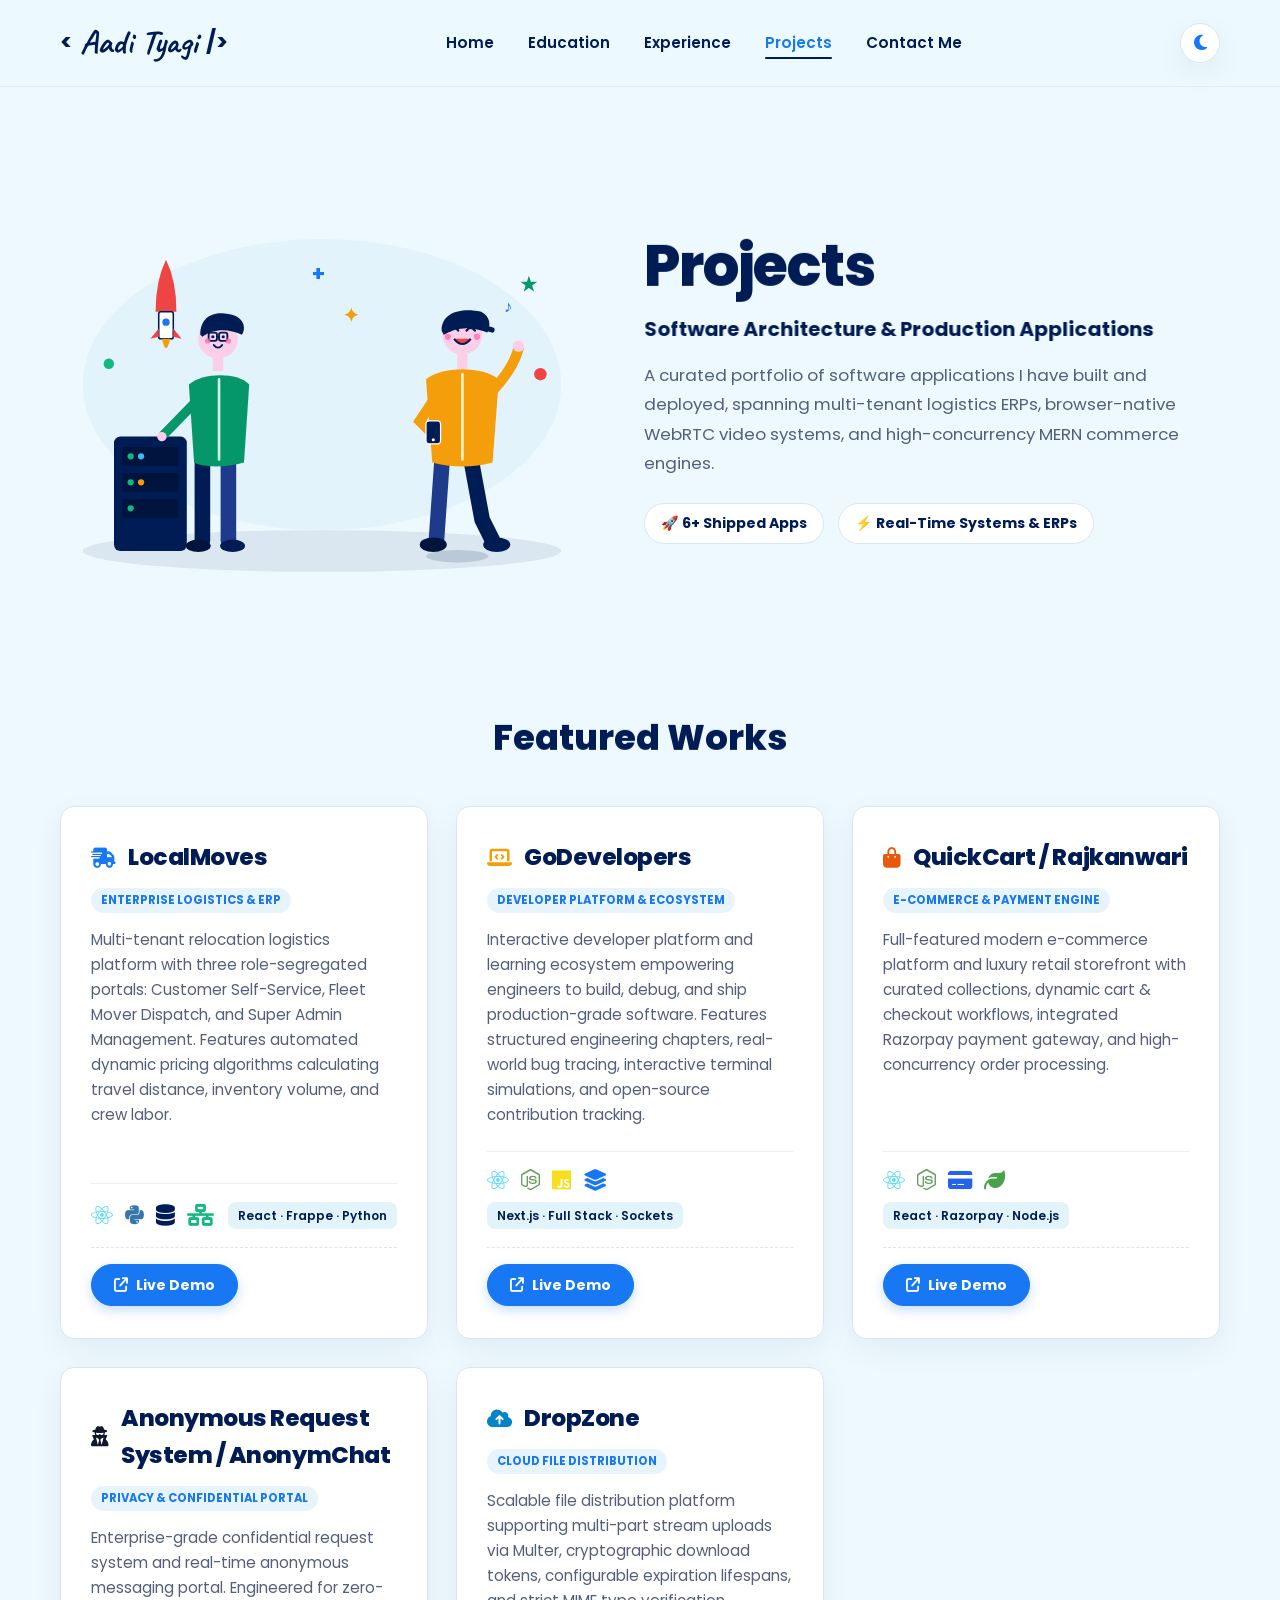
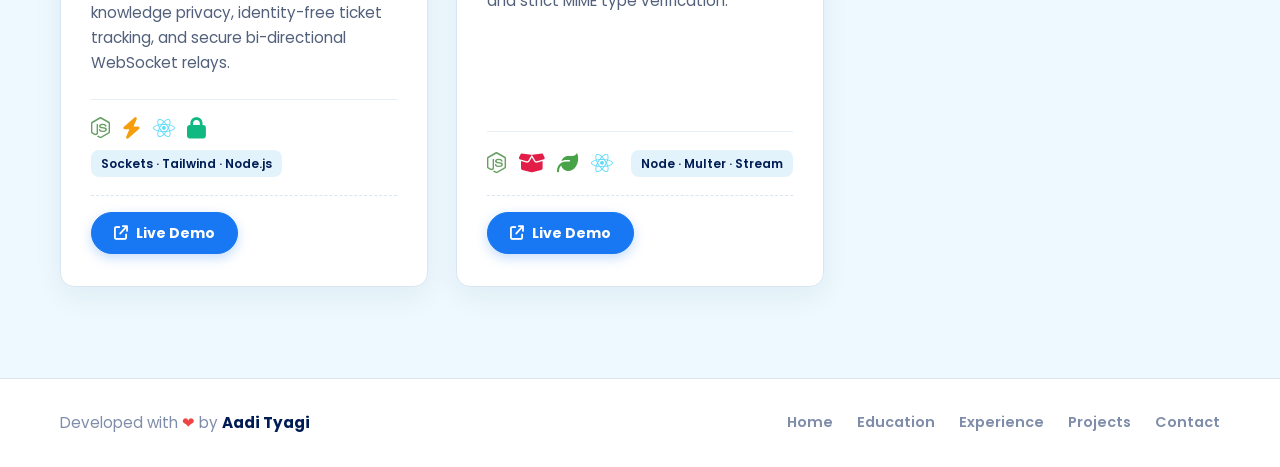
<file: projects.html>
<!DOCTYPE html>
<html lang="en">
<head>
  <meta charset="UTF-8">
  <meta name="viewport" content="width=device-width, initial-scale=1.0">
  <meta name="description" content="Aadi Tyagi — Featured Software Engineering Projects. Enterprise ERP, WebRTC, and MERN applications.">
  <title>Projects | Aadi Tyagi</title>

  <!-- Google Fonts: Poppins & Caveat -->
  <link rel="preconnect" href="https://fonts.googleapis.com">
  <link rel="preconnect" href="https://fonts.gstatic.com" crossorigin>
  <link href="https://fonts.googleapis.com/css2?family=Caveat:wght@700&family=Poppins:wght@300;400;500;600;700;800;900&display=swap" rel="stylesheet">

  <!-- FontAwesome 6 Icons -->
  <link rel="stylesheet" href="https://cdnjs.cloudflare.com/ajax/libs/font-awesome/6.5.1/css/all.min.css">

  <link rel="stylesheet" href="style.css">
  <link rel="icon" href="data:image/svg+xml,<svg xmlns='http://www.w3.org/2000/svg' viewBox='0 0 100 100'><text y='.9em' font-size='90'>🚀</text></svg>">
</head>
<body>

  <!-- Unique Animated Page Loader (Projects: Spinning Code Bracket) -->
  <div class="page-loader" id="pageLoader">
    <i class="fa-solid fa-code loader-projects"></i>
    <span class="loader-text">Loading Engineering Projects...</span>
  </div>

  <!-- Header Navigation -->
  <header class="header-nav" id="headerNav">
    <div class="nav-container">
      <a href="index.html" class="brand-signature">
        <span class="brand-code-bracket">&lt;</span>
        <span>Aadi Tyagi</span>
        <span class="brand-code-bracket">/&gt;</span>
      </a>

      <nav>
        <ul class="nav-menu">
          <li><a href="index.html" class="nav-link">Home</a></li>
          <li><a href="education.html" class="nav-link">Education</a></li>
          <li><a href="experience.html" class="nav-link">Experience</a></li>
          <li><a href="projects.html" class="nav-link active">Projects</a></li>
          <li><a href="contact.html" class="nav-link">Contact Me</a></li>
        </ul>
      </nav>

      <!-- Theme Switcher & Mobile Toggle -->
      <div class="nav-actions">
        <button class="theme-toggle-btn" aria-label="Toggle theme" title="Toggle Dark/Light Mode">
          <i class="fa-solid fa-moon theme-icon-moon"></i>
        </button>
        <button class="nav-toggle" id="navToggle" aria-label="Toggle navigation">
          <span></span><span></span><span></span>
        </button>
      </div>
    </div>
  </header>

  <!-- Mobile Drawer -->
  <div class="mobile-menu" id="mobileMenu">
    <a href="index.html" class="mobile-link">Home</a>
    <a href="education.html" class="mobile-link">Education</a>
    <a href="experience.html" class="mobile-link">Experience</a>
    <a href="projects.html" class="mobile-link active">Projects</a>
    <a href="contact.html" class="mobile-link">Contact Me</a>
  </div>

  <main class="page-section">
    <div class="container">
      
      <!-- Page Hero Banner (Ashutosh Style) -->
      <div class="page-hero-banner">
        
        <!-- Left Illustration: 2 Expressive Cartoon Developers with Fully Visible Faces -->
        <div class="page-hero-art scroll-reveal-left">
          <div class="illustration-wrap" style="max-width: 520px;">
            <svg viewBox="0 0 500 380" fill="none" xmlns="http://www.w3.org/2000/svg" style="width: 100%; height: auto;">
              <!-- Background Ambient Cloud Glow -->
              <ellipse cx="250" cy="190" rx="230" ry="140" fill="#E2F3FB"/>
              <ellipse cx="250" cy="350" rx="230" ry="20" fill="rgba(0, 28, 85, 0.08)"/>

              <!-- ========================================================
                   CARTOON 1: DEVOPS ENGINEER LAUNCHING PRODUCTION ROCKET
                   ======================================================== -->
              <g class="new-standing-cartoon">
                <!-- Miniature Server Rack & Cloud Console -->
                <rect x="50" y="240" width="70" height="110" rx="6" fill="#001C55"/>
                <rect x="58" y="250" width="54" height="18" rx="2" fill="#00143D"/>
                <circle cx="66" cy="259" r="3" fill="#10B981"/>
                <circle cx="76" cy="259" r="3" fill="#38BDF8"/>
                <rect x="58" y="275" width="54" height="18" rx="2" fill="#00143D"/>
                <circle cx="66" cy="284" r="3" fill="#10B981"/>
                <circle cx="76" cy="284" r="3" fill="#F59E0B"/>
                <rect x="58" y="300" width="54" height="18" rx="2" fill="#00143D"/>
                <circle cx="66" cy="309" r="3" fill="#10B981"/>

                <!-- Production Launch Rocket taking flight -->
                <g class="anim-celebrate-jump">
                  <path d="M90 120 Q90 90 100 70 Q110 90 110 120 Z" fill="#EF4444"/>
                  <rect x="93" y="120" width="14" height="26" rx="2" fill="#FFFFFF" stroke="#001C55" stroke-width="1.5"/>
                  <circle cx="100" cy="130" r="3.5" fill="#1877F2"/>
                  <!-- Wings -->
                  <path d="M93 136 L85 146 L93 144 Z" fill="#EF4444"/>
                  <path d="M107 136 L115 146 L107 144 Z" fill="#EF4444"/>
                  <!-- Rocket Flame -->
                  <path d="M96 146 Q100 164 104 146 Z" fill="#F59E0B" class="anim-rocket-flame"/>
                </g>

                <!-- Engineer Standing by Console -->
                <!-- Legs -->
                <path d="M135 260 L135 340" stroke="#001C55" stroke-width="15" stroke-linecap="round"/>
                <path d="M160 260 L160 340" stroke="#1E3A8A" stroke-width="15" stroke-linecap="round"/>
                <ellipse cx="131" cy="345" rx="12" ry="6" fill="#00143D"/>
                <ellipse cx="164" cy="345" rx="12" ry="6" fill="#001C55"/>

                <!-- Torso / Teal Hoodie -->
                <path d="M122 190 C135 178 170 178 180 190 L175 265 C157 270 137 270 127 265 Z" fill="#059669"/>
                <line x1="151" y1="185" x2="151" y2="262" stroke="#D1FAE5" stroke-width="2.5" stroke-linecap="round"/>

                <!-- Right arm pressing launch button -->
                <path d="M130 205 L98 238" stroke="#059669" stroke-width="9" stroke-linecap="round"/>
                <circle cx="96" cy="240" r="4.5" fill="#FBCFE8"/>

                <!-- Head & FULLY VISIBLE HAPPY DEV FACE -->
                <rect x="145" y="162" width="10" height="15" fill="#FBCFE8"/>
                <circle cx="150" cy="146" r="19" fill="#FBCFE8"/>
                <!-- Hair -->
                <path d="M133 142 C133 122 150 118 167 124 C175 128 177 136 173 142 C160 136 145 136 135 144 Z" fill="#001C55"/>
                <!-- Glasses -->
                <rect x="141" y="140" width="8" height="8" rx="2" fill="none" stroke="#001C55" stroke-width="1.8"/>
                <rect x="151" y="140" width="8" height="8" rx="2" fill="none" stroke="#001C55" stroke-width="1.8"/>
                <line x1="149" y1="144" x2="151" y2="144" stroke="#001C55" stroke-width="1.8"/>
                <!-- Eyes & Smile -->
                <circle cx="145" cy="144" r="1.5" fill="#001C55"/>
                <circle cx="155" cy="144" r="1.5" fill="#001C55"/>
                <path d="M146 152 Q150 157 154 152" stroke="#001C55" stroke-width="1.8" stroke-linecap="round" fill="none"/>
                <circle cx="140" cy="148" r="2.5" fill="#F472B6" opacity="0.8"/>
                <circle cx="160" cy="148" r="2.5" fill="#F472B6" opacity="0.8"/>
              </g>

              <!-- ========================================================
                   CARTOON 2: DANCING & ENJOYING APP TESTER
                   ======================================================== -->
              <g class="anim-dancing-cartoon">
                <!-- Ground Contact Shadow -->
                <ellipse cx="380" cy="355" rx="30" ry="6" fill="rgba(0, 28, 85, 0.15)"/>

                <!-- Dancing / Foot Tapping Legs -->
                <path d="M366 255 L360 340" stroke="#1E3A8A" stroke-width="15" stroke-linecap="round"/>
                <path d="M392 255 L404 320 L414 340" stroke="#001C55" stroke-width="15" stroke-linecap="round" stroke-linejoin="round"/>
                <ellipse cx="357" cy="344" rx="13" ry="7" fill="#00143D"/>
                <ellipse cx="418" cy="344" rx="13" ry="7" fill="#001C55"/>

                <!-- Torso / Warm Orange Hoodie -->
                <path d="M350 185 C365 172 405 172 420 185 L414 265 C396 270 374 270 356 265 Z" fill="#F59E0B"/>
                <line x1="385" y1="180" x2="385" y2="262" stroke="#FEF3C7" stroke-width="2.5" stroke-linecap="round"/>

                <!-- Left Arm holding smartphone testing the app -->
                <path d="M362 198 L344 225 L354 235" stroke="#F59E0B" stroke-width="10" stroke-linecap="round"/>
                <rect x="350" y="225" width="14" height="22" rx="3" fill="#001C55" stroke="#FFFFFF" stroke-width="1.2"/>
                <circle cx="357" cy="243" r="1.5" fill="#FFFFFF"/>

                <!-- Right Arm raised in dance groove -->
                <g class="anim-dance-arms">
                  <path d="M412 198 Q434 175 439 155" stroke="#F59E0B" stroke-width="10" stroke-linecap="round"/>
                  <circle cx="439" cy="153" r="5.5" fill="#FBCFE8"/>
                </g>

                <!-- Head & FULLY VISIBLE JOYFUL TESTER FACE WITH CAP -->
                <rect x="380" y="160" width="10" height="15" fill="#FBCFE8"/>
                <circle cx="385" cy="142" r="19" fill="#FBCFE8"/>
                <!-- Stylish Backward Snapback Cap -->
                <path d="M365 138 C365 120 385 116 403 120 C411 124 413 132 409 140 C395 134 380 134 367 142 Z" fill="#001C55"/>
                <rect x="403" y="132" width="14" height="5" rx="2" fill="#001C55" transform="rotate(15 403 132)"/>
                <!-- Happy Singing/Grooving Eyes (^ ^) -->
                <path d="M373 138 Q377 133 381 138" stroke="#001C55" stroke-width="2.2" fill="none" stroke-linecap="round"/>
                <path d="M389 138 Q393 133 397 138" stroke="#001C55" stroke-width="2.2" fill="none" stroke-linecap="round"/>
                <!-- Wide Cheerful Open Smile -->
                <path d="M377 146 Q385 156 393 146" stroke="#001C55" stroke-width="2" fill="#EF4444"/>
                <circle cx="371" cy="144" r="3" fill="#F472B6" opacity="0.8"/>
                <circle cx="399" cy="144" r="3" fill="#F472B6" opacity="0.8"/>

                <!-- Floating Music & Star Notes -->
                <text x="425" y="120" fill="#1877F2" font-size="16" font-weight="bold" class="anim-music-note">♪</text>
                <text x="440" y="100" fill="#059669" font-size="18" font-weight="bold" class="anim-music-note delay-1">★</text>
              </g>

              <!-- Ambient Floating Tech Stars & Pluses -->
              <text x="240" y="90" fill="#1877F2" font-size="20" font-weight="bold">+</text>
              <text x="270" y="130" fill="#F59E0B" font-size="18" font-weight="bold">✦</text>
              <circle cx="45" cy="170" r="5" fill="#10B981"/>
              <circle cx="460" cy="180" r="6" fill="#EF4444"/>
            </svg>
          </div>
        </div>

        <!-- Right Text Header -->
        <div class="page-hero-text">
          <h1 class="page-main-title scroll-reveal-top">Projects</h1>
          <h2 class="page-subtitle scroll-reveal-right delay-1">Software Architecture &amp; Production Applications</h2>
          <p class="page-desc scroll-reveal-right delay-2">
            A curated portfolio of software applications I have built and deployed, spanning multi-tenant logistics ERPs, browser-native WebRTC video systems, and high-concurrency MERN commerce engines.
          </p>

          <div class="scroll-reveal-bottom delay-3" style="display: flex; gap: 14px; flex-wrap: wrap;">
            <span style="background: var(--bg-card); border: 1px solid var(--border-card); padding: 8px 16px; border-radius: var(--r-full); font-size: 0.88rem; font-weight: 700; color: var(--text-dark);">
              🚀 6+ Shipped Apps
            </span>
            <span style="background: var(--bg-card); border: 1px solid var(--border-card); padding: 8px 16px; border-radius: var(--r-full); font-size: 0.88rem; font-weight: 700; color: var(--text-dark);">
              ⚡ Real-Time Systems &amp; ERPs
            </span>
          </div>
        </div>

      </div>

      <!-- PROJECTS CARDS GRID (Ashutosh Style) -->
      <h2 class="degrees-section-title scroll-reveal-top">Featured Works</h2>

      <div class="projects-cards-grid">
        
        <!-- Project 1: LocalMoves -->
        <article class="ashutosh-proj-card scroll-reveal-left delay-1">
          <div class="proj-card-top">
            <i class="fa-solid fa-truck-fast proj-card-icon" style="color: #1877F2;"></i>
            <h3 class="proj-card-name">LocalMoves</h3>
          </div>
          <span class="proj-card-tag">Enterprise Logistics &amp; ERP</span>
          <p class="proj-card-desc">
            Multi-tenant relocation logistics platform with three role-segregated portals: Customer Self-Service, Fleet Mover Dispatch, and Super Admin Management. Features automated dynamic pricing algorithms calculating travel distance, inventory volume, and crew labor.
          </p>
          <div class="proj-card-bottom">
            <div class="proj-tech-icons">
              <i class="fa-brands fa-react" title="React.js" style="color: #61DAFB;"></i>
              <i class="fa-brands fa-python" title="Python" style="color: #3776AB;"></i>
              <i class="fa-solid fa-database" title="MariaDB" style="color: #001C55;"></i>
              <i class="fa-solid fa-network-wired" title="REST APIs" style="color: #10B981;"></i>
            </div>
            <span class="proj-badge-pill">React &middot; Frappe &middot; Python</span>
          </div>
          <div class="proj-card-actions">
            <a href="https://local-moves-frontend-phi.vercel.app/" target="_blank" rel="noopener" class="proj-action-btn proj-btn-live">
              <i class="fa-solid fa-arrow-up-right-from-square"></i> Live Demo
            </a>
          </div>
        </article>

        <!-- Project 2: GoDevelopers Space -->
        <article class="ashutosh-proj-card scroll-reveal-top delay-2">
          <div class="proj-card-top">
            <i class="fa-solid fa-laptop-code proj-card-icon" style="color: #F59E0B;"></i>
            <h3 class="proj-card-name">GoDevelopers</h3>
          </div>
          <span class="proj-card-tag">Developer Platform &amp; Ecosystem</span>
          <p class="proj-card-desc">
            Interactive developer platform and learning ecosystem empowering engineers to build, debug, and ship production-grade software. Features structured engineering chapters, real-world bug tracing, interactive terminal simulations, and open-source contribution tracking.
          </p>
          <div class="proj-card-bottom">
            <div class="proj-tech-icons">
              <i class="fa-brands fa-react" title="Next.js / React" style="color: #61DAFB;"></i>
              <i class="fa-brands fa-node-js" title="Node.js" style="color: #68A063;"></i>
              <i class="fa-brands fa-js" title="TypeScript &amp; JavaScript" style="color: #F7DF1E;"></i>
              <i class="fa-solid fa-layer-group" title="Full Stack" style="color: #1877F2;"></i>
            </div>
            <span class="proj-badge-pill">Next.js &middot; Full Stack &middot; Sockets</span>
          </div>
          <div class="proj-card-actions">
            <a href="https://godevelopers.space/" target="_blank" rel="noopener" class="proj-action-btn proj-btn-live">
              <i class="fa-solid fa-arrow-up-right-from-square"></i> Live Demo
            </a>
          </div>
        </article>

        <!-- Project 3: QuickCart / Rajkanwari -->
        <article class="ashutosh-proj-card scroll-reveal-right delay-3">
          <div class="proj-card-top">
            <i class="fa-solid fa-bag-shopping proj-card-icon" style="color: #EA580C;"></i>
            <h3 class="proj-card-name">QuickCart / Rajkanwari</h3>
          </div>
          <span class="proj-card-tag">E-Commerce &amp; Payment Engine</span>
          <p class="proj-card-desc">
            Full-featured modern e-commerce platform and luxury retail storefront with curated collections, dynamic cart &amp; checkout workflows, integrated Razorpay payment gateway, and high-concurrency order processing.
          </p>
          <div class="proj-card-bottom">
            <div class="proj-tech-icons">
              <i class="fa-brands fa-react" title="React.js" style="color: #61DAFB;"></i>
              <i class="fa-brands fa-node-js" title="Node.js" style="color: #68A063;"></i>
              <i class="fa-solid fa-credit-card" title="Razorpay Checkout" style="color: #2563EB;"></i>
              <i class="fa-solid fa-leaf" title="MongoDB" style="color: #47A248;"></i>
            </div>
            <span class="proj-badge-pill">React &middot; Razorpay &middot; Node.js</span>
          </div>
          <div class="proj-card-actions">
            <a href="https://rajkanwari.up.railway.app/" target="_blank" rel="noopener" class="proj-action-btn proj-btn-live">
              <i class="fa-solid fa-arrow-up-right-from-square"></i> Live Demo
            </a>
          </div>
        </article>

        <!-- Project 4: Anonymous Request System / AnonymChat -->
        <article class="ashutosh-proj-card scroll-reveal-bottom delay-2">
          <div class="proj-card-top">
            <i class="fa-solid fa-user-secret proj-card-icon" style="color: #0F172A;"></i>
            <h3 class="proj-card-name">Anonymous Request System / AnonymChat</h3>
          </div>
          <span class="proj-card-tag">Privacy &amp; Confidential Portal</span>
          <p class="proj-card-desc">
            Enterprise-grade confidential request system and real-time anonymous messaging portal. Engineered for zero-knowledge privacy, identity-free ticket tracking, and secure bi-directional WebSocket relays.
          </p>
          <div class="proj-card-bottom">
            <div class="proj-tech-icons">
              <i class="fa-brands fa-node-js" title="Node.js" style="color: #68A063;"></i>
              <i class="fa-solid fa-bolt" title="Socket.io" style="color: #F59E0B;"></i>
              <i class="fa-brands fa-react" title="React.js" style="color: #61DAFB;"></i>
              <i class="fa-solid fa-lock" title="Zero-Knowledge" style="color: #10B981;"></i>
            </div>
            <span class="proj-badge-pill">Sockets &middot; Tailwind &middot; Node.js</span>
          </div>
          <div class="proj-card-actions">
            <a href="https://anonymchat.ch/" target="_blank" rel="noopener" class="proj-action-btn proj-btn-live">
              <i class="fa-solid fa-arrow-up-right-from-square"></i> Live Demo
            </a>
          </div>
        </article>

        <!-- Project 5: DropZone -->
        <article class="ashutosh-proj-card scroll-reveal-forward delay-3">
          <div class="proj-card-top">
            <i class="fa-solid fa-cloud-arrow-up proj-card-icon" style="color: #0284C7;"></i>
            <h3 class="proj-card-name">DropZone</h3>
          </div>
          <span class="proj-card-tag">Cloud File Distribution</span>
          <p class="proj-card-desc">
            Scalable file distribution platform supporting multi-part stream uploads via Multer, cryptographic download tokens, configurable expiration lifespans, and strict MIME type verification.
          </p>
          <div class="proj-card-bottom">
            <div class="proj-tech-icons">
              <i class="fa-brands fa-node-js" title="Node.js" style="color: #68A063;"></i>
              <i class="fa-solid fa-box-open" title="Multer" style="color: #E11D48;"></i>
              <i class="fa-solid fa-leaf" title="MongoDB" style="color: #47A248;"></i>
              <i class="fa-brands fa-react" title="React.js" style="color: #61DAFB;"></i>
            </div>
            <span class="proj-badge-pill">Node &middot; Multer &middot; Stream</span>
          </div>
          <div class="proj-card-actions">
            <a href="https://dropzone-files.vercel.app" target="_blank" rel="noopener" class="proj-action-btn proj-btn-live">
              <i class="fa-solid fa-arrow-up-right-from-square"></i> Live Demo
            </a>
          </div>
        </article>

      </div>

    </div>
  </main>

  <!-- Master Footer -->
  <footer class="master-footer">
    <div class="container footer-inner">
      <div class="footer-author">
        Developed with <span style="color: #ef4444;">❤</span> by <strong>Aadi Tyagi</strong>
      </div>
      <div class="footer-links">
        <a href="index.html" class="footer-link">Home</a>
        <a href="education.html" class="footer-link">Education</a>
        <a href="experience.html" class="footer-link">Experience</a>
        <a href="projects.html" class="footer-link">Projects</a>
        <a href="contact.html" class="footer-link">Contact</a>
      </div>
    </div>
  </footer>

  <script src="script.js"></script>
</body>
</html>
</file>
<file: style.css>
/* ==========================================================================
   AADI TYAGI — MASTERPORTFOLIO (Ashutosh Hathidara Style)
   Clean Light Sky-Blue Aesthetic · Signature Script Logo · Multi-Page Flow
   Typography: Poppins + Signature Font ('Caveat')
   ========================================================================== */

@import url('https://fonts.googleapis.com/css2?family=Caveat:wght@700&family=Poppins:wght@300;400;500;600;700;800;900&display=swap');

:root {
  /* MasterPortfolio Signature Sky Palette */
  --bg-page:        #edf9fe;
  --bg-card:        #ffffff;
  --bg-card-hover:  #ffffff;
  --bg-tint:        #e2f3fb;
  --bg-badge:       #e8f4fc;
  --bg-nav:         rgba(237, 249, 254, 0.95);
  --bg-nav-scrolled: rgba(237, 249, 254, 0.98);

  /* Typography Colors */
  --text-dark:      #001c55;
  --text-body:      #52607b;
  --text-muted:     #7f8daa;
  --text-light:     #a0aec0;

  /* Accent & Interaction */
  --accent-navy:    #001c55;
  --accent-blue:    #1877f2;
  --accent-hover:   #003399;
  --accent-soft:    rgba(0, 28, 85, 0.08);

  --btn-bg:         #001c55;
  --btn-text:       #ffffff;

  --border-card:    #d9e6f2;
  --border-light:   #e7eff7;
  --border-nav:     rgba(217, 230, 242, 0.6);

  /* Shadows */
  --shadow-card:    0 10px 30px rgba(0, 28, 85, 0.06);
  --shadow-hover:   0 18px 40px rgba(0, 28, 85, 0.12);
  --shadow-btn:     0 6px 18px rgba(0, 28, 85, 0.2);

  /* Geometry */
  --r-sm:           8px;
  --r-md:           14px;
  --r-lg:           20px;
  --r-full:         9999px;

  /* Fonts */
  --font-main:      'Poppins', sans-serif;
  --font-signature: 'Caveat', cursive;

  --ease:           cubic-bezier(0.16, 1, 0.3, 1);
}

/* ============ HIGH-CONTRAST CURATED DARK THEME ============ */
[data-theme="dark"] {
  --bg-page:        #0a0f1d;
  --bg-card:        #11192e;
  --bg-card-hover:  #16223d;
  --bg-tint:        #16223d;
  --bg-badge:       #1e293b;
  --bg-nav:         rgba(10, 15, 29, 0.92);
  --bg-nav-scrolled: rgba(10, 15, 29, 0.98);

  --text-dark:      #f8fafc;
  --text-body:      #cbd5e1;
  --text-muted:     #94a3b8;
  --text-light:     #64748b;

  --accent-navy:    #38bdf8;
  --accent-blue:    #38bdf8;
  --accent-hover:   #60a5fa;
  --accent-soft:    rgba(56, 189, 248, 0.14);

  --btn-bg:         #1877f2;
  --btn-text:       #ffffff;

  --border-card:    #1e293b;
  --border-light:   #27354f;
  --border-nav:     rgba(30, 41, 59, 0.85);

  --shadow-card:    0 10px 30px rgba(0, 0, 0, 0.45);
  --shadow-hover:   0 18px 40px rgba(0, 0, 0, 0.65);
  --shadow-btn:     0 6px 18px rgba(56, 189, 248, 0.25);
}

/* ============ RESET & BASE ============ */
*, *::before, *::after {
  margin: 0;
  padding: 0;
  box-sizing: border-box;
}

html {
  scroll-behavior: smooth;
  font-size: 16px;
  background-color: var(--bg-page);
}

body {
  font-family: var(--font-main);
  background-color: var(--bg-page);
  color: var(--text-dark);
  line-height: 1.6;
  -webkit-font-smoothing: antialiased;
  -moz-osx-font-smoothing: grayscale;
  min-height: 100vh;
  display: flex;
  flex-direction: column;
}

/* Page Transition Loader */
.page-loader {
  position: fixed;
  inset: 0;
  background: var(--bg-page);
  z-index: 99999;
  display: flex;
  flex-direction: column;
  align-items: center;
  justify-content: center;
  gap: 20px;
  transition: opacity 0.5s ease, visibility 0.5s ease;
}

.page-loader.fade-out {
  opacity: 0;
  visibility: hidden;
  pointer-events: none;
}

/* Unique Loader Animations */
/* 1. Code Brackets Loader (Home) */
.loader-code {
  font-family: var(--font-signature);
  font-size: 2.8rem;
  color: var(--text-dark);
  animation: pulseScale 1.4s infinite ease-in-out;
}

/* 2. Cap Loader (Education) */
.loader-cap {
  font-size: 3rem;
  color: #1877f2;
  animation: bounceCap 1.2s infinite alternate ease-in-out;
}

/* 3. Briefcase Loader (Experience) */
.loader-exp {
  font-size: 2.8rem;
  color: var(--text-dark);
  animation: swingBrief 1.2s infinite ease-in-out;
}

/* 4. Terminal / Project Loader (Projects) */
.loader-projects {
  font-size: 2.8rem;
  color: #0ea5e9;
  animation: spinSlow 2s infinite linear;
}

/* 5. Plane Loader (Contact) */
.loader-contact {
  font-size: 3rem;
  color: #2563eb;
  animation: flyPlane 1.5s infinite ease-in-out;
}

.loader-text {
  font-size: 0.9rem;
  font-weight: 600;
  letter-spacing: 0.08em;
  text-transform: uppercase;
  color: var(--text-muted);
}

@keyframes pulseScale {
  0%, 100% { transform: scale(0.95); opacity: 0.7; }
  50% { transform: scale(1.08); opacity: 1; }
}

@keyframes bounceCap {
  0% { transform: translateY(0) rotate(-4deg); }
  100% { transform: translateY(-16px) rotate(4deg); }
}

@keyframes swingBrief {
  0%, 100% { transform: rotate(-8deg); }
  50% { transform: rotate(8deg); }
}

@keyframes spinSlow {
  0% { transform: rotate(0deg); }
  100% { transform: rotate(360deg); }
}

@keyframes flyPlane {
  0%, 100% { transform: translate(0, 0) rotate(0deg); }
  50% { transform: translate(12px, -12px) rotate(-10deg); }
}

/* ============ NAVBAR (Ashutosh Style) ============ */
.header-nav {
  position: sticky;
  top: 0;
  width: 100%;
  background: var(--bg-nav);
  backdrop-filter: blur(12px);
  -webkit-backdrop-filter: blur(12px);
  z-index: 1000;
  padding: 16px 0;
  border-bottom: 1px solid var(--border-nav);
  transition: all 0.3s var(--ease);
}

.header-nav.scrolled {
  box-shadow: var(--shadow-card);
  background: var(--bg-nav-scrolled);
}

.nav-actions {
  display: flex;
  align-items: center;
  gap: 12px;
}

.theme-toggle-btn {
  width: 40px;
  height: 40px;
  border-radius: var(--r-full);
  border: 1px solid var(--border-card);
  background: var(--bg-card);
  color: var(--text-dark);
  display: inline-flex;
  align-items: center;
  justify-content: center;
  cursor: pointer;
  font-size: 1.1rem;
  transition: all 0.25s var(--ease);
  box-shadow: var(--shadow-card);
}

.theme-toggle-btn:hover {
  transform: scale(1.08) rotate(15deg);
  border-color: var(--accent-blue);
  color: var(--accent-blue);
}

.theme-icon-sun {
  color: #f59e0b;
}

.theme-icon-moon {
  color: #1877f2;
}

.nav-container {
  max-width: 1240px;
  margin: 0 auto;
  padding: 0 40px;
  display: flex;
  align-items: center;
  justify-content: space-between;
}

/* Signature Brand Logo */
.brand-signature {
  display: inline-flex;
  align-items: center;
  gap: 8px;
  text-decoration: none;
  font-family: var(--font-signature);
  font-size: 2.1rem;
  color: var(--text-dark);
  font-weight: 700;
  transition: transform 0.2s var(--ease);
}

.brand-signature:hover {
  transform: scale(1.03);
}

.brand-code-bracket {
  font-family: var(--font-main);
  font-size: 1.4rem;
  font-weight: 700;
  color: var(--text-dark);
}

.nav-menu {
  display: flex;
  align-items: center;
  gap: 34px;
  list-style: none;
}

.nav-link {
  font-size: 0.95rem;
  font-weight: 600;
  color: var(--text-dark);
  text-decoration: none;
  position: relative;
  transition: color 0.2s ease;
  padding: 6px 0;
}

.nav-link:hover,
.nav-link.active {
  color: var(--accent-blue);
}

.nav-link.active::after {
  content: '';
  position: absolute;
  bottom: 0;
  left: 0;
  width: 100%;
  height: 2.5px;
  background: var(--accent-navy);
  border-radius: 2px;
}

/* Mobile Hamburger */
.nav-toggle {
  display: none;
  flex-direction: column;
  justify-content: center;
  gap: 5px;
  width: 40px;
  height: 40px;
  background: transparent;
  border: none;
  cursor: pointer;
  padding: 5px;
}

.nav-toggle span {
  display: block;
  width: 100%;
  height: 2.5px;
  background: var(--text-dark);
  border-radius: 2px;
  transition: all 0.25s;
}

.nav-toggle.open span:nth-child(1) { transform: translateY(7.5px) rotate(45deg); }
.nav-toggle.open span:nth-child(2) { opacity: 0; }
.nav-toggle.open span:nth-child(3) { transform: translateY(-7.5px) rotate(-45deg); }

/* Mobile Menu Drawer */
.mobile-menu {
  position: fixed;
  inset: 72px 0 0 0;
  background: var(--bg-page);
  z-index: 990;
  display: none;
  flex-direction: column;
  padding: 30px 40px;
  gap: 20px;
  border-top: 1px solid var(--border-card);
}

.mobile-menu.open {
  display: flex;
}

.mobile-link {
  font-size: 1.25rem;
  font-weight: 700;
  color: var(--text-dark);
  text-decoration: none;
  padding: 10px 0;
  border-bottom: 1px solid var(--border-card);
}

.mobile-link.active {
  color: var(--accent-blue);
}

/* ============ MAIN LAYOUT ============ */
main {
  flex: 1;
}

.container {
  max-width: 1240px;
  margin: 0 auto;
  padding: 0 40px;
}

.page-section {
  padding: 60px 0 90px;
}

/* ============ ASHUTOSH HERO SPLIT ============ */
.hero-split {
  display: grid;
  grid-template-columns: 1.15fr 1fr;
  gap: 60px;
  align-items: center;
  min-height: calc(85vh - 75px);
  padding: 40px 0 60px;
}

.hero-text-side {
  display: flex;
  flex-direction: column;
}

.hero-greeting {
  font-size: clamp(2.8rem, 5.2vw, 4.4rem);
  font-weight: 800;
  color: var(--text-dark);
  line-height: 1.12;
  letter-spacing: -0.03em;
  margin-bottom: 12px;
}

.hero-handle {
  font-size: 1.4rem;
  font-weight: 600;
  color: var(--text-muted);
  font-style: italic;
  margin-bottom: 22px;
}

.hero-summary {
  font-size: 1.15rem;
  color: var(--text-body);
  line-height: 1.8;
  margin-bottom: 32px;
  max-width: 580px;
}

.hero-summary strong {
  color: var(--text-dark);
  font-weight: 700;
}

/* Social Icon Badges (Ashutosh Style) */
.social-icons-row {
  display: flex;
  align-items: center;
  gap: 16px;
  margin-bottom: 36px;
  flex-wrap: wrap;
}

.social-circle {
  width: 44px;
  height: 44px;
  border-radius: 50%;
  display: flex;
  align-items: center;
  justify-content: center;
  text-decoration: none;
  font-size: 1.15rem;
  color: #ffffff;
  transition: all 0.25s var(--ease);
  box-shadow: 0 4px 12px rgba(0, 0, 0, 0.08);
}

.social-circle:hover {
  transform: translateY(-4px) scale(1.05);
  box-shadow: 0 8px 18px rgba(0, 0, 0, 0.16);
}

.social-circle.github   { background: #181717; }
.social-circle.linkedin { background: #0077b5; }
.social-circle.email    { background: #ea4335; }
.social-circle.phone    { background: #25d366; }
.social-circle.code     { background: #001c55; }

/* Action Buttons */
.hero-btn-row {
  display: flex;
  align-items: center;
  gap: 16px;
  flex-wrap: wrap;
}

.btn-ashutosh {
  display: inline-flex;
  align-items: center;
  gap: 10px;
  background: var(--accent-navy);
  color: #ffffff;
  padding: 14px 28px;
  font-size: 0.95rem;
  font-weight: 700;
  border-radius: var(--r-sm);
  text-decoration: none;
  box-shadow: var(--shadow-btn);
  transition: all 0.25s var(--ease);
  cursor: pointer;
  border: 2px solid var(--accent-navy);
}

.btn-ashutosh:hover {
  background: var(--accent-hover);
  border-color: var(--accent-hover);
  transform: translateY(-2px);
  box-shadow: var(--shadow-hover);
}

.btn-ashutosh-outline {
  display: inline-flex;
  align-items: center;
  gap: 10px;
  background: transparent;
  color: var(--accent-navy);
  padding: 14px 28px;
  font-size: 0.95rem;
  font-weight: 700;
  border-radius: var(--r-sm);
  text-decoration: none;
  border: 2px solid var(--accent-navy);
  transition: all 0.25s var(--ease);
}

.btn-ashutosh-outline:hover {
  background: var(--accent-navy);
  color: #ffffff;
  transform: translateY(-2px);
}

/* Hero Illustration Container */
.hero-art-side {
  display: flex;
  align-items: center;
  justify-content: center;
  position: relative;
}

.illustration-wrap {
  width: 100%;
  max-width: 520px;
  animation: floatArt 6s ease-in-out infinite alternate;
}

@keyframes floatArt {
  0%   { transform: translateY(0); }
  100% { transform: translateY(-10px); }
}

/* ============ WHAT I DO SECTION (Ashutosh Style) ============ */
.section-heading-center {
  font-size: clamp(2.2rem, 4vw, 3.2rem);
  font-weight: 800;
  color: var(--text-dark);
  text-align: center;
  margin-bottom: 50px;
  letter-spacing: -0.02em;
}

.what-i-do-grid {
  display: grid;
  grid-template-columns: 1fr 1.3fr;
  gap: 60px;
  align-items: center;
  margin-top: 40px;
}

.wid-art {
  display: flex;
  justify-content: center;
}

.wid-content {
  display: flex;
  flex-direction: column;
}

.wid-title {
  font-size: 2rem;
  font-weight: 800;
  color: var(--text-dark);
  margin-bottom: 20px;
}

.tech-icons-row {
  display: flex;
  align-items: center;
  gap: 20px;
  font-size: 2.4rem;
  color: var(--text-muted);
  margin-bottom: 28px;
  flex-wrap: wrap;
}

.tech-icon-item {
  transition: transform 0.2s, color 0.2s;
  cursor: pointer;
}

.tech-icon-item:hover {
  transform: scale(1.18);
  color: var(--accent-blue);
}

.wid-bullets {
  display: flex;
  flex-direction: column;
  gap: 14px;
}

.wid-bullet {
  display: flex;
  align-items: flex-start;
  gap: 12px;
  font-size: 1.05rem;
  color: var(--text-body);
  line-height: 1.65;
}

.wid-bullet span.bullet-emoji {
  font-size: 1.25rem;
  line-height: 1.4;
}

/* ============ PAGE HEADER (MULTI-PAGE BANNER) ============ */
.page-hero-banner {
  display: grid;
  grid-template-columns: 1fr 1.1fr;
  gap: 60px;
  align-items: center;
  padding: 40px 0 60px;
}

.page-hero-art {
  display: flex;
  align-items: center;
  justify-content: center;
}

.page-hero-text {
  display: flex;
  flex-direction: column;
}

.page-main-title {
  font-size: clamp(2.4rem, 4.5vw, 3.6rem);
  font-weight: 800;
  color: var(--text-dark);
  line-height: 1.15;
  margin-bottom: 14px;
  letter-spacing: -0.02em;
}

.page-subtitle {
  font-size: 1.25rem;
  font-weight: 700;
  color: var(--text-dark);
  margin-bottom: 16px;
}

.page-desc {
  font-size: 1.05rem;
  color: var(--text-body);
  line-height: 1.75;
  margin-bottom: 24px;
}

/* ============ EDUCATION CARDS ============ */
.degrees-section-title {
  font-size: 2.2rem;
  font-weight: 800;
  color: var(--text-dark);
  text-align: center;
  margin: 60px 0 40px;
}

.degrees-container {
  display: flex;
  flex-direction: column;
  gap: 30px;
}

.degree-card {
  background: var(--bg-card);
  border: 1px solid var(--border-card);
  border-radius: var(--r-md);
  padding: 36px 40px;
  box-shadow: var(--shadow-card);
  display: grid;
  grid-template-columns: 120px 1fr;
  gap: 36px;
  align-items: center;
  transition: all 0.3s var(--ease);
}

.degree-card:hover {
  transform: translateY(-4px);
  box-shadow: var(--shadow-hover);
}

.degree-logo-box {
  width: 100px;
  height: 100px;
  border-radius: 50%;
  background: var(--bg-tint);
  border: 2px solid var(--border-card);
  display: flex;
  align-items: center;
  justify-content: center;
  font-size: 2.2rem;
  color: var(--accent-navy);
}

.degree-body {
  display: flex;
  flex-direction: column;
}

.degree-header-row {
  display: flex;
  justify-content: space-between;
  align-items: flex-start;
  flex-wrap: wrap;
  gap: 10px;
  margin-bottom: 8px;
}

.degree-institution {
  font-size: 1.45rem;
  font-weight: 800;
  color: var(--text-dark);
}

.degree-dates {
  font-size: 0.95rem;
  font-weight: 700;
  color: var(--text-muted);
}

.degree-name {
  font-size: 1.15rem;
  font-weight: 700;
  color: var(--accent-blue);
  margin-bottom: 16px;
}

.degree-points {
  display: flex;
  flex-direction: column;
  gap: 8px;
}

.degree-point {
  display: flex;
  align-items: flex-start;
  gap: 10px;
  font-size: 0.98rem;
  color: var(--text-body);
}

.degree-point i {
  color: #10b981;
  margin-top: 4px;
}

/* Certifications Grid */
.certs-grid {
  display: grid;
  grid-template-columns: repeat(auto-fit, minmax(320px, 1fr));
  gap: 24px;
  margin-top: 30px;
}

.cert-card {
  background: var(--bg-card);
  border: 1px solid var(--border-card);
  border-radius: var(--r-md);
  padding: 30px;
  box-shadow: var(--shadow-card);
  display: flex;
  flex-direction: column;
  transition: all 0.3s var(--ease);
}

.cert-card:hover {
  transform: translateY(-4px);
  box-shadow: var(--shadow-hover);
}

.cert-icon-top {
  font-size: 2rem;
  color: var(--accent-navy);
  margin-bottom: 16px;
}

.cert-title {
  font-size: 1.2rem;
  font-weight: 700;
  color: var(--text-dark);
  margin-bottom: 6px;
}

.cert-issuer {
  font-size: 0.88rem;
  font-weight: 600;
  color: var(--accent-blue);
  margin-bottom: 12px;
}

.cert-desc {
  font-size: 0.92rem;
  color: var(--text-body);
  line-height: 1.6;
  margin-bottom: 18px;
  flex: 1;
}

.cert-badge {
  align-self: flex-start;
  font-size: 0.75rem;
  font-weight: 700;
  background: #e6f9ed;
  color: #059669;
  padding: 4px 12px;
  border-radius: var(--r-full);
}

/* ============ EXPERIENCE TIMELINE ============ */
.exp-timeline {
  display: flex;
  flex-direction: column;
  gap: 30px;
  margin-top: 30px;
}

.exp-card {
  background: var(--bg-card);
  border: 1px solid var(--border-card);
  border-radius: var(--r-md);
  padding: 36px 40px;
  box-shadow: var(--shadow-card);
  display: grid;
  grid-template-columns: 120px 1fr;
  gap: 36px;
  align-items: flex-start;
  transition: all 0.3s var(--ease);
}

.exp-card:hover {
  transform: translateY(-4px);
  box-shadow: var(--shadow-hover);
}

.exp-icon-box {
  width: 90px;
  height: 90px;
  border-radius: var(--r-md);
  background: var(--bg-tint);
  border: 1px solid var(--border-card);
  display: flex;
  align-items: center;
  justify-content: center;
  font-size: 2.2rem;
  color: var(--accent-navy);
}

.exp-header {
  display: flex;
  justify-content: space-between;
  align-items: flex-start;
  flex-wrap: wrap;
  gap: 10px;
  margin-bottom: 6px;
}

.exp-role-title {
  font-size: 1.45rem;
  font-weight: 800;
  color: var(--text-dark);
}

.exp-period {
  font-size: 0.92rem;
  font-weight: 700;
  color: var(--text-muted);
}

.exp-company-sub {
  font-size: 1.1rem;
  font-weight: 700;
  color: var(--accent-blue);
  margin-bottom: 16px;
}

.exp-bullets {
  display: flex;
  flex-direction: column;
  gap: 8px;
  margin-bottom: 18px;
}

.exp-bullet {
  display: flex;
  align-items: flex-start;
  gap: 10px;
  font-size: 0.98rem;
  color: var(--text-body);
  line-height: 1.6;
}

.exp-bullet i {
  color: var(--accent-blue);
  margin-top: 5px;
  font-size: 0.85rem;
}

.exp-tags-row {
  display: flex;
  flex-wrap: wrap;
  gap: 8px;
}

.exp-tag {
  font-size: 0.78rem;
  font-weight: 600;
  background: var(--bg-page);
  border: 1px solid var(--border-card);
  color: var(--text-dark);
  padding: 4px 12px;
  border-radius: var(--r-full);
}

/* ============ PROJECTS SECTION (Ashutosh Cards) ============ */
.projects-cards-grid {
  display: grid;
  grid-template-columns: repeat(auto-fit, minmax(360px, 1fr));
  gap: 28px;
  margin-top: 30px;
}

.ashutosh-proj-card {
  background: var(--bg-card);
  border: 1px solid var(--border-card);
  border-radius: var(--r-md);
  padding: 32px 30px;
  box-shadow: var(--shadow-card);
  display: flex;
  flex-direction: column;
  transition: all 0.3s var(--ease);
  position: relative;
}

.ashutosh-proj-card:hover {
  transform: translateY(-5px);
  box-shadow: var(--shadow-hover);
}

.proj-card-top {
  display: flex;
  align-items: center;
  gap: 12px;
  margin-bottom: 12px;
}

.proj-card-icon {
  font-size: 1.25rem;
  color: var(--text-dark);
}

.proj-card-name {
  font-size: 1.45rem;
  font-weight: 800;
  color: var(--text-dark);
  letter-spacing: -0.02em;
}

.proj-card-tag {
  font-size: 0.72rem;
  font-weight: 700;
  text-transform: uppercase;
  color: var(--accent-blue);
  background: var(--bg-badge);
  padding: 3px 10px;
  border-radius: var(--r-full);
  margin-bottom: 14px;
  align-self: flex-start;
}

.proj-card-desc {
  font-size: 0.95rem;
  color: var(--text-body);
  line-height: 1.65;
  margin-bottom: 24px;
  flex: 1;
}

.proj-card-bottom {
  display: flex;
  align-items: center;
  justify-content: space-between;
  padding-top: 18px;
  border-top: 1px solid var(--border-light);
  flex-wrap: wrap;
  gap: 10px;
}

.proj-tech-icons {
  display: flex;
  align-items: center;
  gap: 12px;
  font-size: 1.35rem;
  color: var(--text-muted);
}

.proj-badge-pill {
  font-size: 0.75rem;
  font-weight: 600;
  color: var(--text-dark);
  background: var(--bg-tint);
  padding: 4px 10px;
  border-radius: var(--r-sm);
}

/* Project Card Action Links (Live Demo) */
.proj-card-actions {
  display: flex;
  align-items: center;
  justify-content: flex-start;
  margin-top: 18px;
  padding-top: 16px;
  border-top: 1px dashed var(--border-card);
  width: 100%;
}

.proj-action-btn {
  display: inline-flex;
  align-items: center;
  gap: 8px;
  padding: 9px 22px;
  font-size: 0.88rem;
  font-weight: 700;
  text-decoration: none;
  border-radius: var(--r-full);
  transition: all 0.25s var(--ease);
}

.proj-btn-live {
  background: var(--accent-blue);
  color: #ffffff;
  border: 1px solid var(--accent-blue);
  box-shadow: 0 4px 12px rgba(24, 119, 242, 0.25);
}

.proj-btn-live:hover {
  background: var(--accent-hover);
  border-color: var(--accent-hover);
  transform: translateY(-2px);
  box-shadow: 0 6px 20px rgba(24, 119, 242, 0.42);
}

/* ============ CONTACT PAGE ============ */
.contact-split-page {
  display: grid;
  grid-template-columns: 1fr 1.15fr;
  gap: 60px;
  align-items: center;
  padding: 30px 0 60px;
}

.contact-avatar-side {
  display: flex;
  flex-direction: column;
  align-items: center;
  text-align: center;
}

.avatar-ring {
  width: 260px;
  height: 260px;
  border-radius: 50%;
  border: 4px solid var(--text-dark);
  padding: 8px;
  background: #ffffff;
  box-shadow: var(--shadow-card);
  margin-bottom: 24px;
  overflow: hidden;
  display: flex;
  align-items: center;
  justify-content: center;
}

.avatar-ring svg {
  width: 100%;
  height: 100%;
}

.contact-info-side {
  display: flex;
  flex-direction: column;
}

.contact-form-card {
  background: var(--bg-card);
  border: 1px solid var(--border-card);
  border-radius: var(--r-md);
  padding: 36px 40px;
  box-shadow: var(--shadow-card);
  margin-top: 28px;
}

.form-group-row {
  display: grid;
  grid-template-columns: 1fr 1fr;
  gap: 18px;
}

.form-group {
  display: flex;
  flex-direction: column;
  gap: 8px;
  margin-bottom: 18px;
}

.form-group label {
  font-size: 0.82rem;
  font-weight: 700;
  color: var(--text-dark);
  text-transform: uppercase;
  letter-spacing: 0.05em;
}

.form-group input,
.form-group textarea {
  font-family: var(--font-main);
  background: var(--bg-page);
  border: 1px solid var(--border-card);
  border-radius: var(--r-sm);
  padding: 12px 16px;
  font-size: 0.95rem;
  color: var(--text-dark);
  outline: none;
  transition: all 0.2s var(--ease);
}

.form-group input:focus,
.form-group textarea:focus {
  background: var(--bg-card);
  border-color: var(--accent-blue);
  box-shadow: 0 0 0 3px var(--accent-soft);
}

.form-group textarea {
  min-height: 120px;
  resize: vertical;
}

.btn-submit-contact {
  width: 100%;
  padding: 14px;
  background: var(--accent-navy);
  color: #ffffff;
  border: none;
  border-radius: var(--r-sm);
  font-family: var(--font-main);
  font-size: 0.95rem;
  font-weight: 700;
  cursor: pointer;
  box-shadow: var(--shadow-btn);
  transition: all 0.25s var(--ease);
}

.btn-submit-contact:hover {
  background: var(--accent-hover);
  transform: translateY(-2px);
}

.form-success-box {
  display: none;
  margin-top: 14px;
  padding: 12px;
  background: #e6f9ed;
  color: #059669;
  border-radius: var(--r-sm);
  font-size: 0.88rem;
  font-weight: 600;
  text-align: center;
}

/* Direct Info List */
.direct-info-list {
  display: flex;
  flex-direction: column;
  gap: 12px;
  margin-bottom: 24px;
}

.direct-info-item {
  display: flex;
  align-items: center;
  gap: 12px;
  font-size: 1.05rem;
  color: var(--text-dark);
}

.direct-info-item i {
  color: var(--accent-blue);
  font-size: 1.15rem;
  width: 20px;
}

.direct-info-item a {
  color: var(--text-dark);
  text-decoration: none;
  font-weight: 600;
  transition: color 0.2s;
}

.direct-info-item a:hover {
  color: var(--accent-blue);
}

/* ============ RESPONSIVE MEDIA QUERIES ============ */
@media (max-width: 960px) {
  .nav-menu {
    display: none;
  }
  .nav-toggle {
    display: flex;
  }
  .hero-split,
  .what-i-do-grid,
  .page-hero-banner,
  .contact-split-page {
    grid-template-columns: 1fr;
    gap: 40px;
  }
  .hero-art-side,
  .page-hero-art {
    order: -1;
  }
  .degree-card,
  .exp-card {
    grid-template-columns: 1fr;
    gap: 20px;
  }
  .form-group-row {
    grid-template-columns: 1fr;
  }
}

@media (max-width: 600px) {
  .container {
    padding: 0 20px;
  }
  .nav-container {
    padding: 0 20px;
  }
  .hero-greeting {
    font-size: 2.4rem;
  }
  .degree-card,
  .exp-card,
  .ashutosh-proj-card,
  .contact-form-card {
    padding: 24px 20px;
  }
}

/* ==========================================================================
   SCROLL REVEAL & INTERACTIVE MICRO-ANIMATIONS
   ========================================================================== */

/* ==========================================================================
   DIRECTIONAL SCROLL REVEAL ANIMATIONS
   Left, Right, Top, Bottom, Forward (Zoom in), Back (Zoom out)
   ========================================================================== */

.scroll-reveal-left {
  opacity: 0;
  transform: translateX(-70px);
  transition: opacity 0.85s cubic-bezier(0.16, 1, 0.3, 1), transform 0.85s cubic-bezier(0.16, 1, 0.3, 1);
  will-change: opacity, transform;
}

.scroll-reveal-right {
  opacity: 0;
  transform: translateX(70px);
  transition: opacity 0.85s cubic-bezier(0.16, 1, 0.3, 1), transform 0.85s cubic-bezier(0.16, 1, 0.3, 1);
  will-change: opacity, transform;
}

.scroll-reveal-top {
  opacity: 0;
  transform: translateY(-50px);
  transition: opacity 0.85s cubic-bezier(0.16, 1, 0.3, 1), transform 0.85s cubic-bezier(0.16, 1, 0.3, 1);
  will-change: opacity, transform;
}

.scroll-reveal-bottom,
.scroll-reveal-up {
  opacity: 0;
  transform: translateY(60px);
  transition: opacity 0.85s cubic-bezier(0.16, 1, 0.3, 1), transform 0.85s cubic-bezier(0.16, 1, 0.3, 1);
  will-change: opacity, transform;
}

.scroll-reveal-forward,
.scroll-reveal-zoom {
  opacity: 0;
  transform: scale(0.82) translateY(24px);
  transition: opacity 0.85s cubic-bezier(0.16, 1, 0.3, 1), transform 0.85s cubic-bezier(0.16, 1, 0.3, 1);
  will-change: opacity, transform;
}

.scroll-reveal-back {
  opacity: 0;
  transform: scale(1.16) translateY(-20px);
  transition: opacity 0.85s cubic-bezier(0.16, 1, 0.3, 1), transform 0.85s cubic-bezier(0.16, 1, 0.3, 1);
  will-change: opacity, transform;
}

/* Activated State */
.in-view {
  opacity: 1 !important;
  transform: translate(0, 0) scale(1) !important;
}

/* Stagger Delays */
.delay-1 { transition-delay: 0.12s; }
.delay-2 { transition-delay: 0.22s; }
.delay-3 { transition-delay: 0.32s; }
.delay-4 { transition-delay: 0.42s; }
.delay-5 { transition-delay: 0.52s; }
.delay-6 { transition-delay: 0.62s; }

/* Micro-Animations & Floating Vectors */
.illustration-wrap {
  animation: floatIllustration 6s ease-in-out infinite alternate;
}

@keyframes floatIllustration {
  0%   { transform: translateY(0px) rotate(0deg); }
  50%  { transform: translateY(-8px) rotate(0.4deg); }
  100% { transform: translateY(-14px) rotate(-0.4deg); }
}

/* Waving Hand Emoji Animation */
.wave-hand {
  display: inline-block;
  transform-origin: 70% 70%;
  animation: waveMotion 2.2s infinite ease-in-out;
}

@keyframes waveMotion {
  0%   { transform: rotate(0deg); }
  15%  { transform: rotate(14deg); }
  30%  { transform: rotate(-8deg); }
  45%  { transform: rotate(14deg); }
  60%  { transform: rotate(-4deg); }
  75%  { transform: rotate(10deg); }
  100% { transform: rotate(0deg); }
}

/* Smooth Card Hover Lift */
.degree-card,
.exp-card,
.ashutosh-proj-card,
.cert-card {
  transition: transform 0.35s var(--ease), box-shadow 0.35s var(--ease), border-color 0.35s var(--ease);
}

.degree-card:hover,
.exp-card:hover,
.ashutosh-proj-card:hover,
.cert-card:hover {
  transform: translateY(-6px) scale(1.01);
  box-shadow: var(--shadow-hover);
  border-color: #b4c9de;
}

/* Subtle Scroll Progress Indicator */
.scroll-progress-bar {
  position: fixed;
  top: 0;
  left: 0;
  height: 3px;
  width: 0%;
  background: linear-gradient(90deg, #1877f2, #001c55);
  z-index: 100000;
  transition: width 0.08s ease-out;
  pointer-events: none;
}

/* ==========================================================================
   CARTOON CHARACTERS 3D DEPTH & ANIMATIONS
   - Hero Working Developer Desk (typing, head bob, monitor glow, code stream)
   - What I Do Gear and Node Rotations
   - Walking Character (Limbs, speech bubble, ground shadows)
   - Roadmap Milestone Standing Signboards (Lock states, Know More pulse)
   ========================================================================== */

/* 1. HERO WORKING DEVELOPER CARTOON */
.hero-avatar-side {
  perspective: 1200px;
}

.hero-avatar-side .illustration-wrap {
  transform-style: preserve-3d;
  transition: transform 0.3s cubic-bezier(0.2, 0.8, 0.4, 1);
  will-change: transform;
}

.hero-avatar-side .illustration-wrap:hover {
  transform: perspective(1000px) rotateY(-5deg) rotateX(3deg) translateY(-8px);
}

/* Typing Arms - Realistic Alternating Keyboard Typing */
.anim-dev-arm-left {
  transform-origin: 130px 195px;
  animation: devTypeLeft 0.38s ease-in-out infinite alternate;
}

.anim-dev-arm-right {
  transform-origin: 142px 198px;
  animation: devTypeRight 0.32s ease-in-out infinite alternate 0.12s;
}

@keyframes devTypeLeft {
  0%   { transform: translateY(0px) rotate(0deg); }
  50%  { transform: translateY(-3px) rotate(-1.8deg); }
  100% { transform: translateY(2px) rotate(1.4deg); }
}

@keyframes devTypeRight {
  0%   { transform: translateY(0px) rotate(0deg); }
  50%  { transform: translateY(2.5px) rotate(1.6deg); }
  100% { transform: translateY(-3px) rotate(-2deg); }
}

/* Focused Head Bob */
.anim-dev-head {
  transform-origin: 148px 150px;
  animation: devHeadFocus 2.4s ease-in-out infinite;
}

@keyframes devHeadFocus {
  0%, 100% { transform: translateY(0) rotate(0deg); }
  35%      { transform: translateY(2px) rotate(1deg); }
  70%      { transform: translateY(-1.5px) rotate(-0.8deg); }
}

/* Screen Glowing Reflection */
.screen-glow-bg {
  animation: screenGlowPulse 2.8s ease-in-out infinite alternate;
}

@keyframes screenGlowPulse {
  0%   { fill: #EDF9FE; filter: drop-shadow(0 0 4px rgba(24, 119, 242, 0.2)); }
  100% { fill: #E0F2FE; filter: drop-shadow(0 0 12px rgba(24, 119, 242, 0.65)); }
}

/* Streaming Code Lines & Blinking Cursor */
.dev-code-cursor {
  animation: cursorBlink 0.9s infinite step-start;
}

@keyframes cursorBlink {
  0%, 100% { opacity: 1; }
  50%      { opacity: 0; }
}

.typing-code-lines .dev-line {
  stroke-dasharray: 60;
  stroke-dashoffset: 0;
  animation: codeTypeStream 3s ease-in-out infinite alternate;
}

.typing-code-lines .line-2 { animation-delay: 0.3s; }
.typing-code-lines .line-3 { animation-delay: 0.6s; }
.typing-code-lines .line-4 { animation-delay: 0.9s; }
.typing-code-lines .line-5 { animation-delay: 1.2s; }

@keyframes codeTypeStream {
  0%   { stroke-dashoffset: 8; opacity: 0.75; }
  100% { stroke-dashoffset: 0; opacity: 1; }
}

/* 2. WHAT I DO GEAR & NODE ANIMATION */
.spin-slow-gear {
  transform-origin: 340px 240px;
  animation: gearSpin 14s linear infinite;
}

@keyframes gearSpin {
  0%   { transform: rotate(0deg); }
  100% { transform: rotate(360deg); }
}

.pulse-node {
  transform-origin: 95px 230px;
  animation: nodePulsate 2s ease-in-out infinite alternate;
}

@keyframes nodePulsate {
  0%   { transform: scale(1); }
  100% { transform: scale(1.12); }
}

/* ==========================================================================
   3. CARTOON SIGNBOARD AT TOP OF EACH PAGE
   - A realistic standing noticeboard / easel signboard with cartoon
   - Says a custom, dynamic message for each page
   - Realistic drop shadows, pin, badge, live indicator
   ========================================================================== */
.hero-art-side,
.page-hero-art {
  display: flex;
  flex-direction: column;
  align-items: center;
  position: relative;
}

.cartoon-board-container {
  width: 100%;
  max-width: 480px;
  display: flex;
  flex-direction: column;
  align-items: center;
  position: relative;
}

/* ==========================================================================
   CARTOONS & HANDHELD SIGNBOARD ANIMATIONS (DANCING, SLEEPING, WORKING, ENJOYING)
   ========================================================================== */
.illustration-wrap {
  width: 100%;
  max-width: 580px;
  animation: floatArt 6s ease-in-out infinite alternate;
}

/* Standing Cartoon Leader */
.new-standing-cartoon {
  animation: cartoonBreathe 3.5s ease-in-out infinite alternate;
  transform-origin: bottom center;
}

@keyframes cartoonBreathe {
  0%   { transform: translateY(0px); }
  100% { transform: translateY(-4px); }
}

/* Handheld Signboard floating in hand */
.held-board-group {
  animation: heldBoardFloat 3s ease-in-out infinite alternate;
  transform-origin: center bottom;
}

@keyframes heldBoardFloat {
  0%   { transform: translateY(0px) rotate(0deg); }
  50%  { transform: translateY(-3px) rotate(0.8deg); }
  100% { transform: translateY(-5px) rotate(-0.5deg); }
}

/* Waving Hand */
.anim-waving-hand {
  transform-origin: top center;
  animation: waveArmGesture 2s ease-in-out infinite;
}

@keyframes waveArmGesture {
  0%, 100% { transform: rotate(0deg); }
  25%      { transform: rotate(14deg); }
  50%      { transform: rotate(-8deg); }
  75%      { transform: rotate(12deg); }
}

/* Dancing / Grooving Cartoon Character */
.anim-dancing-cartoon {
  animation: cartoonDance 2s ease-in-out infinite;
  transform-origin: bottom center;
}

@keyframes cartoonDance {
  0%, 100% { transform: translateY(0) rotate(0deg); }
  25%      { transform: translateY(-7px) rotate(-3deg); }
  50%      { transform: translateY(0px) rotate(0deg); }
  75%      { transform: translateY(-7px) rotate(3deg); }
}

/* Dancing Arms / Hands */
.anim-dance-arms {
  animation: danceArms 1.2s ease-in-out infinite alternate;
  transform-origin: center;
}

@keyframes danceArms {
  0%   { transform: rotate(-8deg) translateY(2px); }
  100% { transform: rotate(10deg) translateY(-3px); }
}

/* Sleeping / Relaxing Cartoon Character */
.anim-sleeping-cartoon {
  animation: cartoonSnooze 4s ease-in-out infinite;
  transform-origin: bottom center;
}

@keyframes cartoonSnooze {
  0%, 100% { transform: scale(1) translateY(0px); }
  50%      { transform: scale(1.02, 0.98) translateY(2px); }
}

/* Floating "Z z z" bubbles */
.anim-zzz-bubble {
  animation: floatZzz 3.2s ease-in-out infinite;
  opacity: 0;
}

.anim-zzz-bubble.delay-1 {
  animation-delay: 1.1s;
}

.anim-zzz-bubble.delay-2 {
  animation-delay: 2.2s;
}

@keyframes floatZzz {
  0% {
    transform: translateY(0px) translateX(0px) scale(0.6);
    opacity: 0;
  }
  30% {
    opacity: 0.9;
  }
  80% {
    opacity: 0.7;
  }
  100% {
    transform: translateY(-28px) translateX(12px) scale(1.15);
    opacity: 0;
  }
}

/* Floating Music Notes */
.anim-music-note {
  animation: floatMusicNote 2.8s ease-in-out infinite;
}

.anim-music-note.delay-1 {
  animation-delay: 1.4s;
}

@keyframes floatMusicNote {
  0% {
    transform: translateY(0) rotate(0deg);
    opacity: 0;
  }
  40% {
    opacity: 1;
  }
  100% {
    transform: translateY(-26px) rotate(18deg);
    opacity: 0;
  }
}

/* Working / Typing Arms */
.anim-typing-left {
  animation: devTyping 0.3s ease-in-out infinite alternate;
  transform-origin: top left;
}

.anim-typing-right {
  animation: devTyping 0.35s ease-in-out infinite alternate-reverse;
  animation-delay: 0.1s;
  transform-origin: top right;
}

@keyframes devTyping {
  0%   { transform: translateY(0px) rotate(0deg); }
  100% { transform: translateY(-3px) rotate(-2deg); }
}

/* Celebratory / Jumping Character */
.anim-celebrate-jump {
  animation: celebrateJump 1.8s ease-in-out infinite;
  transform-origin: bottom center;
}

@keyframes celebrateJump {
  0%, 100% { transform: translateY(0) scale(1); }
  35%      { transform: translateY(-12px) scale(1.03, 0.97); }
  50%      { transform: translateY(-14px) scale(1.02); }
  65%      { transform: translateY(0) scale(0.98, 1.02); }
}

/* Rocket Launch Flame */
.anim-rocket-flame {
  animation: rocketFlame 0.4s ease-in-out infinite alternate;
}

@keyframes rocketFlame {
  0%   { transform: scaleY(0.85); opacity: 0.8; }
  100% { transform: scaleY(1.2); opacity: 1; }
}

/* ============ RESUME DOWNLOAD BUTTON ============ */
.btn-ashutosh-download {
  display: inline-flex;
  align-items: center;
  gap: 10px;
  background: var(--bg-card);
  color: var(--accent-navy);
  border: 1.5px solid var(--border-card);
  padding: 12px 24px;
  border-radius: var(--r-sm);
  font-weight: 700;
  font-size: 0.95rem;
  text-decoration: none;
  box-shadow: var(--shadow-card);
  transition: all 0.25s var(--ease);
}

.btn-ashutosh-download:hover {
  background: var(--accent-navy);
  color: #ffffff;
  border-color: var(--accent-navy);
  transform: translateY(-2px);
  box-shadow: var(--shadow-hover);
}

/* ============ MASTER FOOTER ============ */
.master-footer {
  margin-top: auto;
  border-top: 1px solid var(--border-card);
  background: var(--bg-card);
  padding: 32px 0;
  transition: all 0.3s var(--ease);
}

.footer-inner {
  display: flex;
  align-items: center;
  justify-content: space-between;
  flex-wrap: wrap;
  gap: 18px;
}

.footer-author {
  font-size: 0.95rem;
  color: var(--text-muted);
}

.footer-author strong {
  color: var(--text-dark);
}

.footer-links {
  display: flex;
  align-items: center;
  gap: 24px;
  flex-wrap: wrap;
}

.footer-link {
  font-size: 0.9rem;
  font-weight: 600;
  color: var(--text-muted);
  text-decoration: none;
  transition: color 0.2s ease;
}

.footer-link:hover {
  color: var(--accent-blue);
}

/* ============ DARK THEME SVG & AMBIENT POLISH ============ */
[data-theme="dark"] svg ellipse[fill="#EDF9FE"],
[data-theme="dark"] svg ellipse[fill="#E2F3FB"] {
  fill: #16223d !important;
}

[data-theme="dark"] svg rect[fill="#EDF9FE"] {
  fill: #11192e !important;
}

[data-theme="dark"] .illustration-wrap svg {
  filter: drop-shadow(0 8px 32px rgba(56, 189, 248, 0.08));
}
</file>
